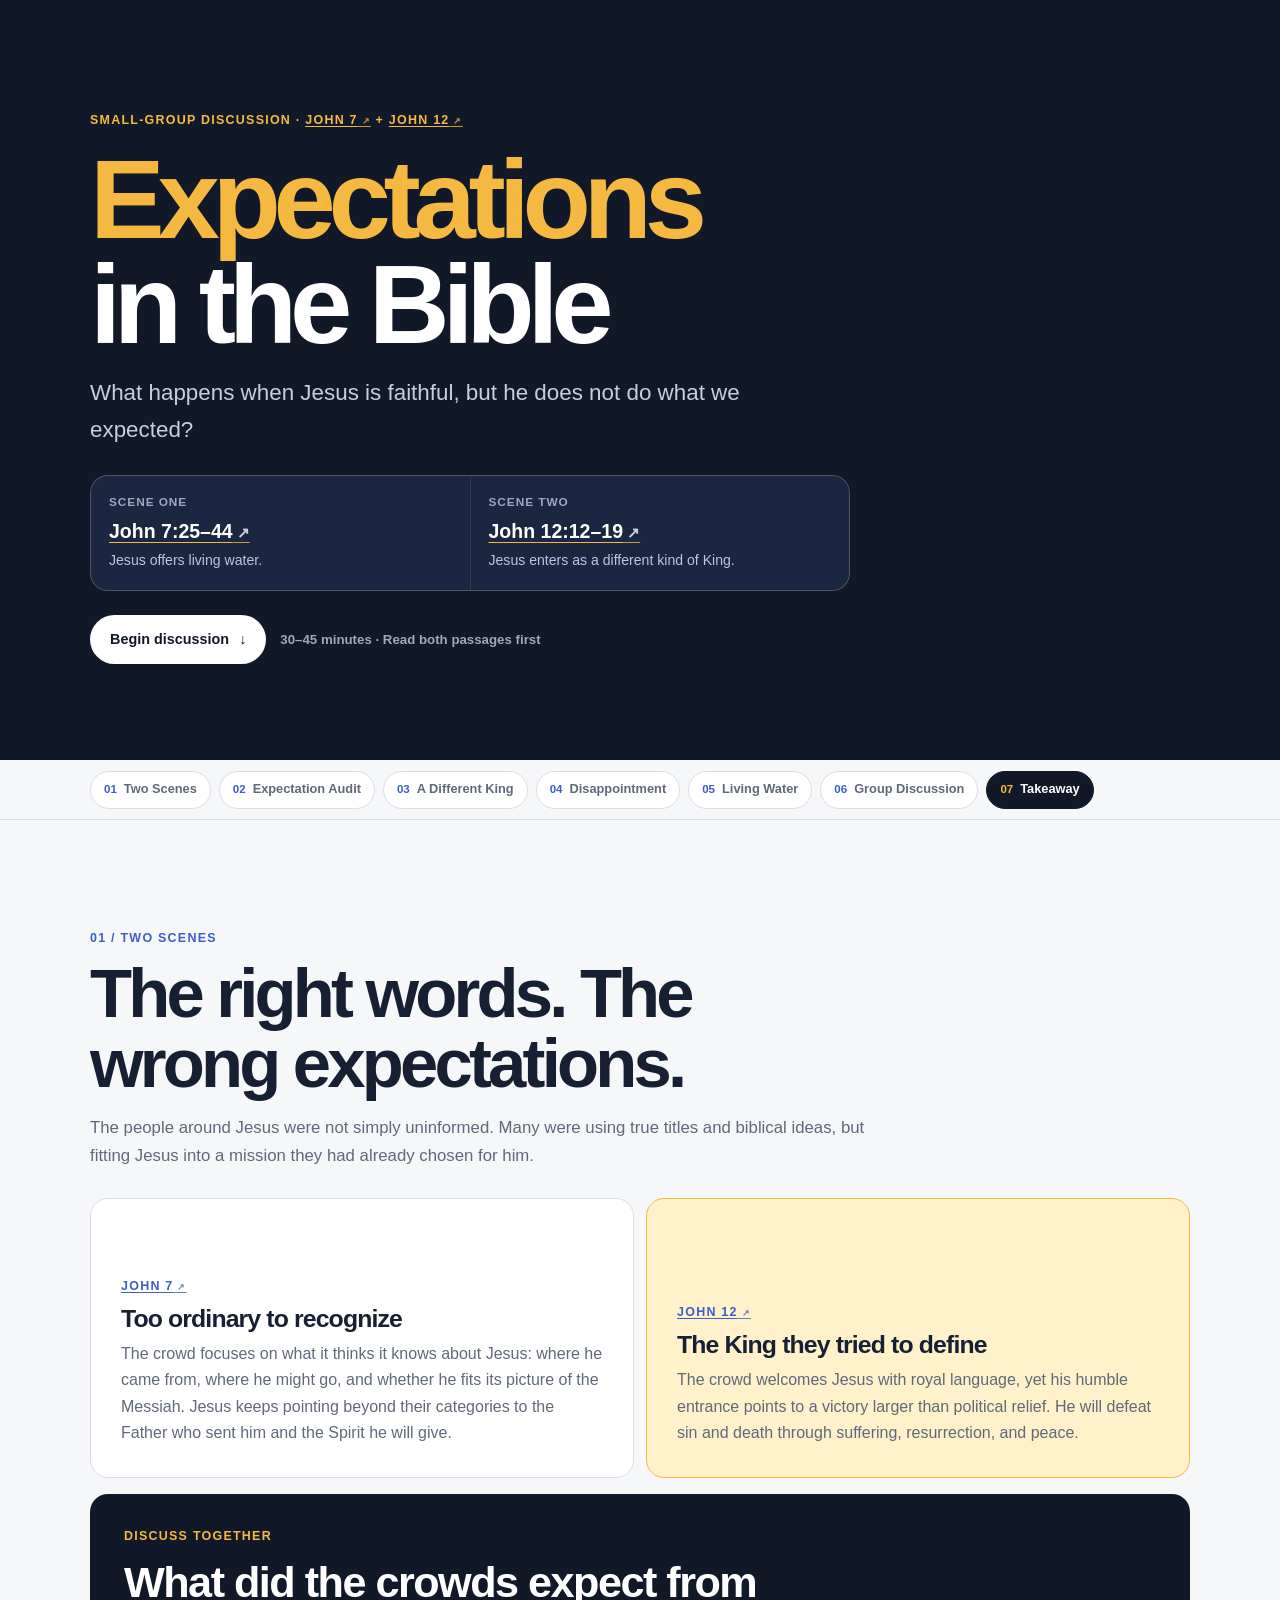
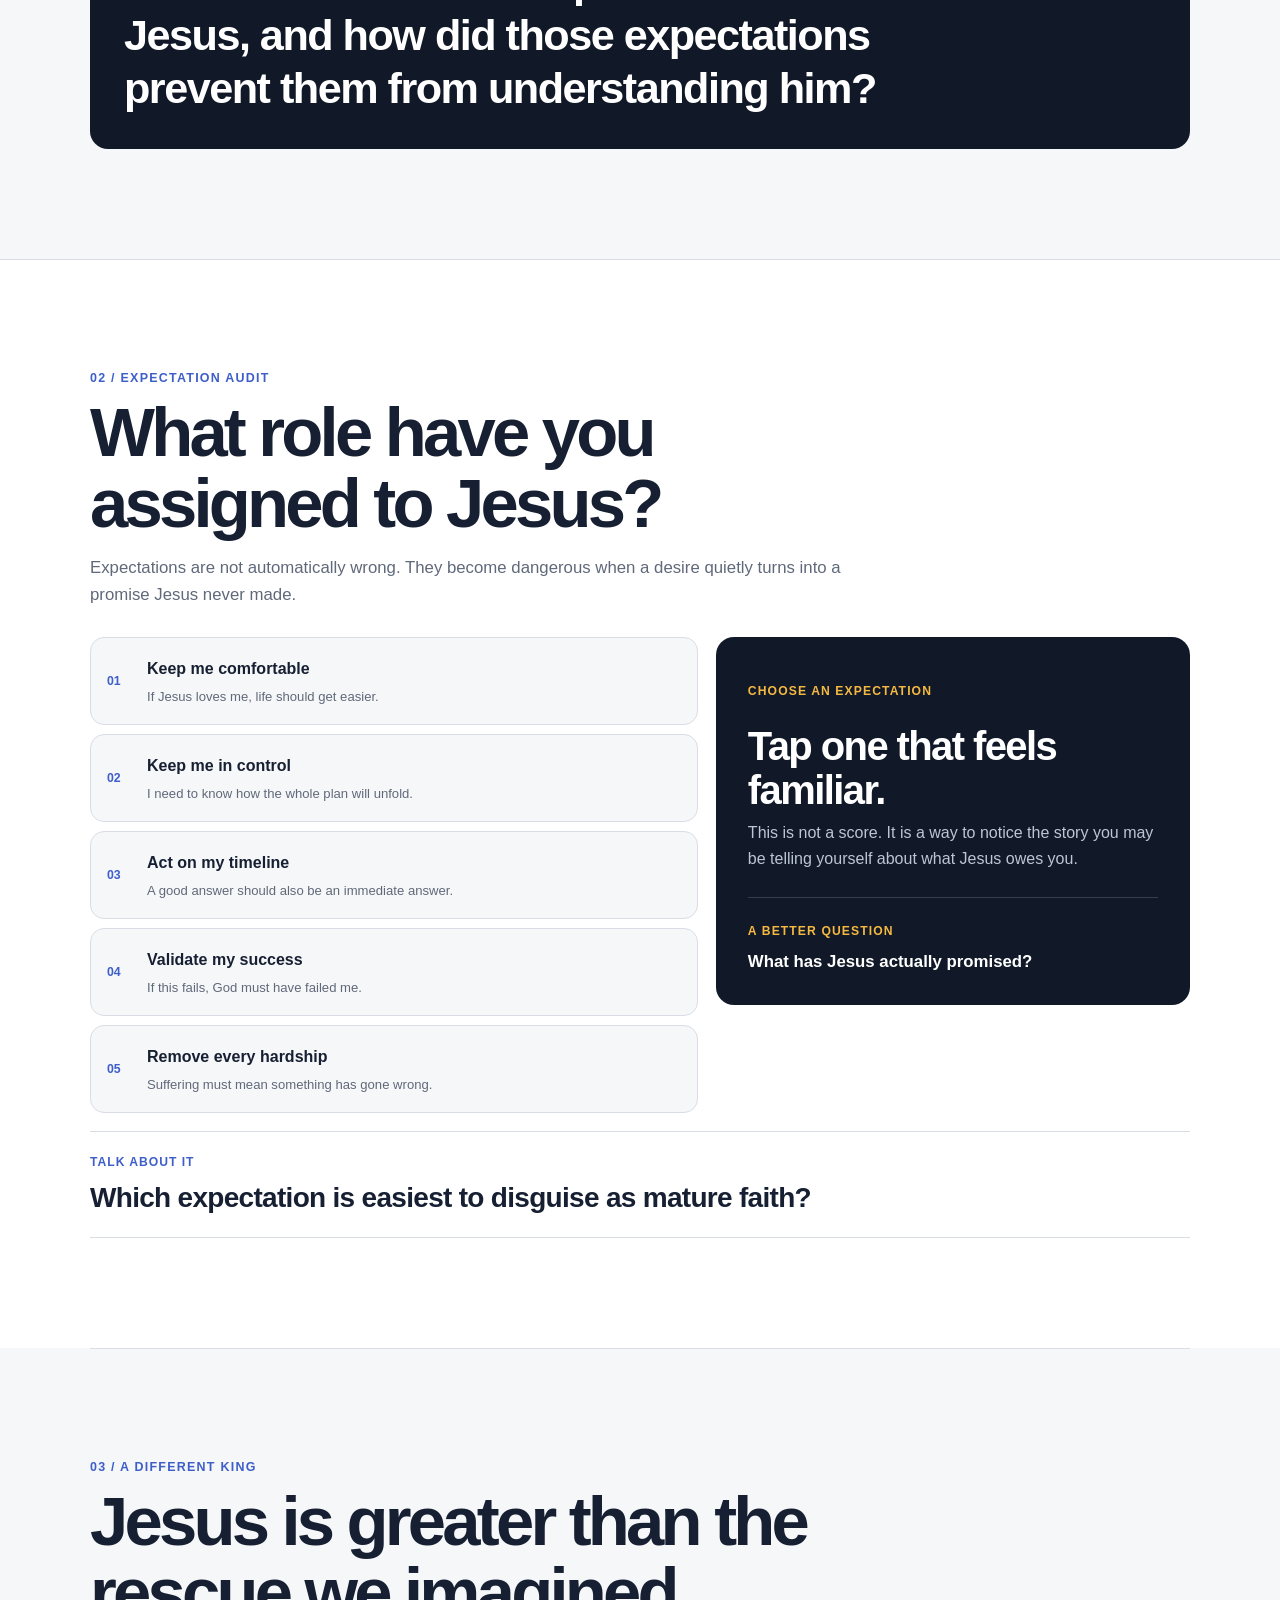
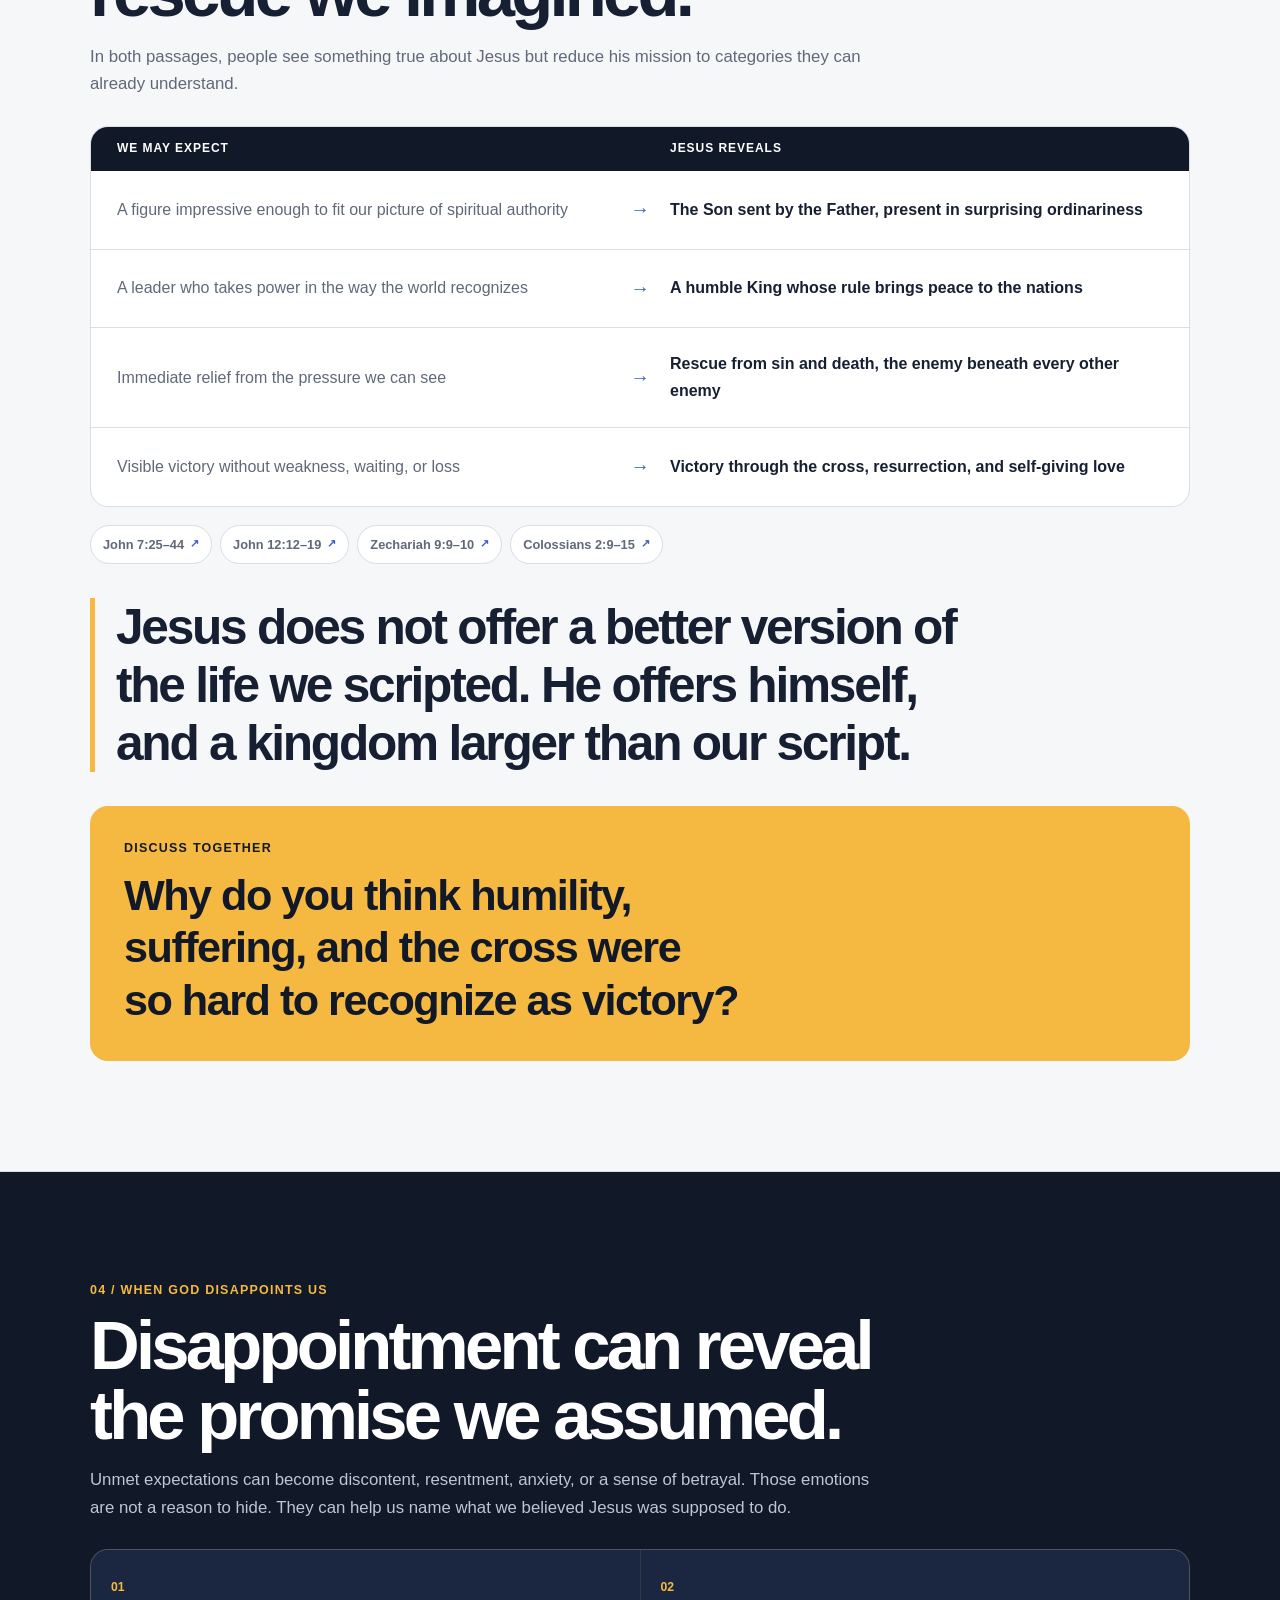
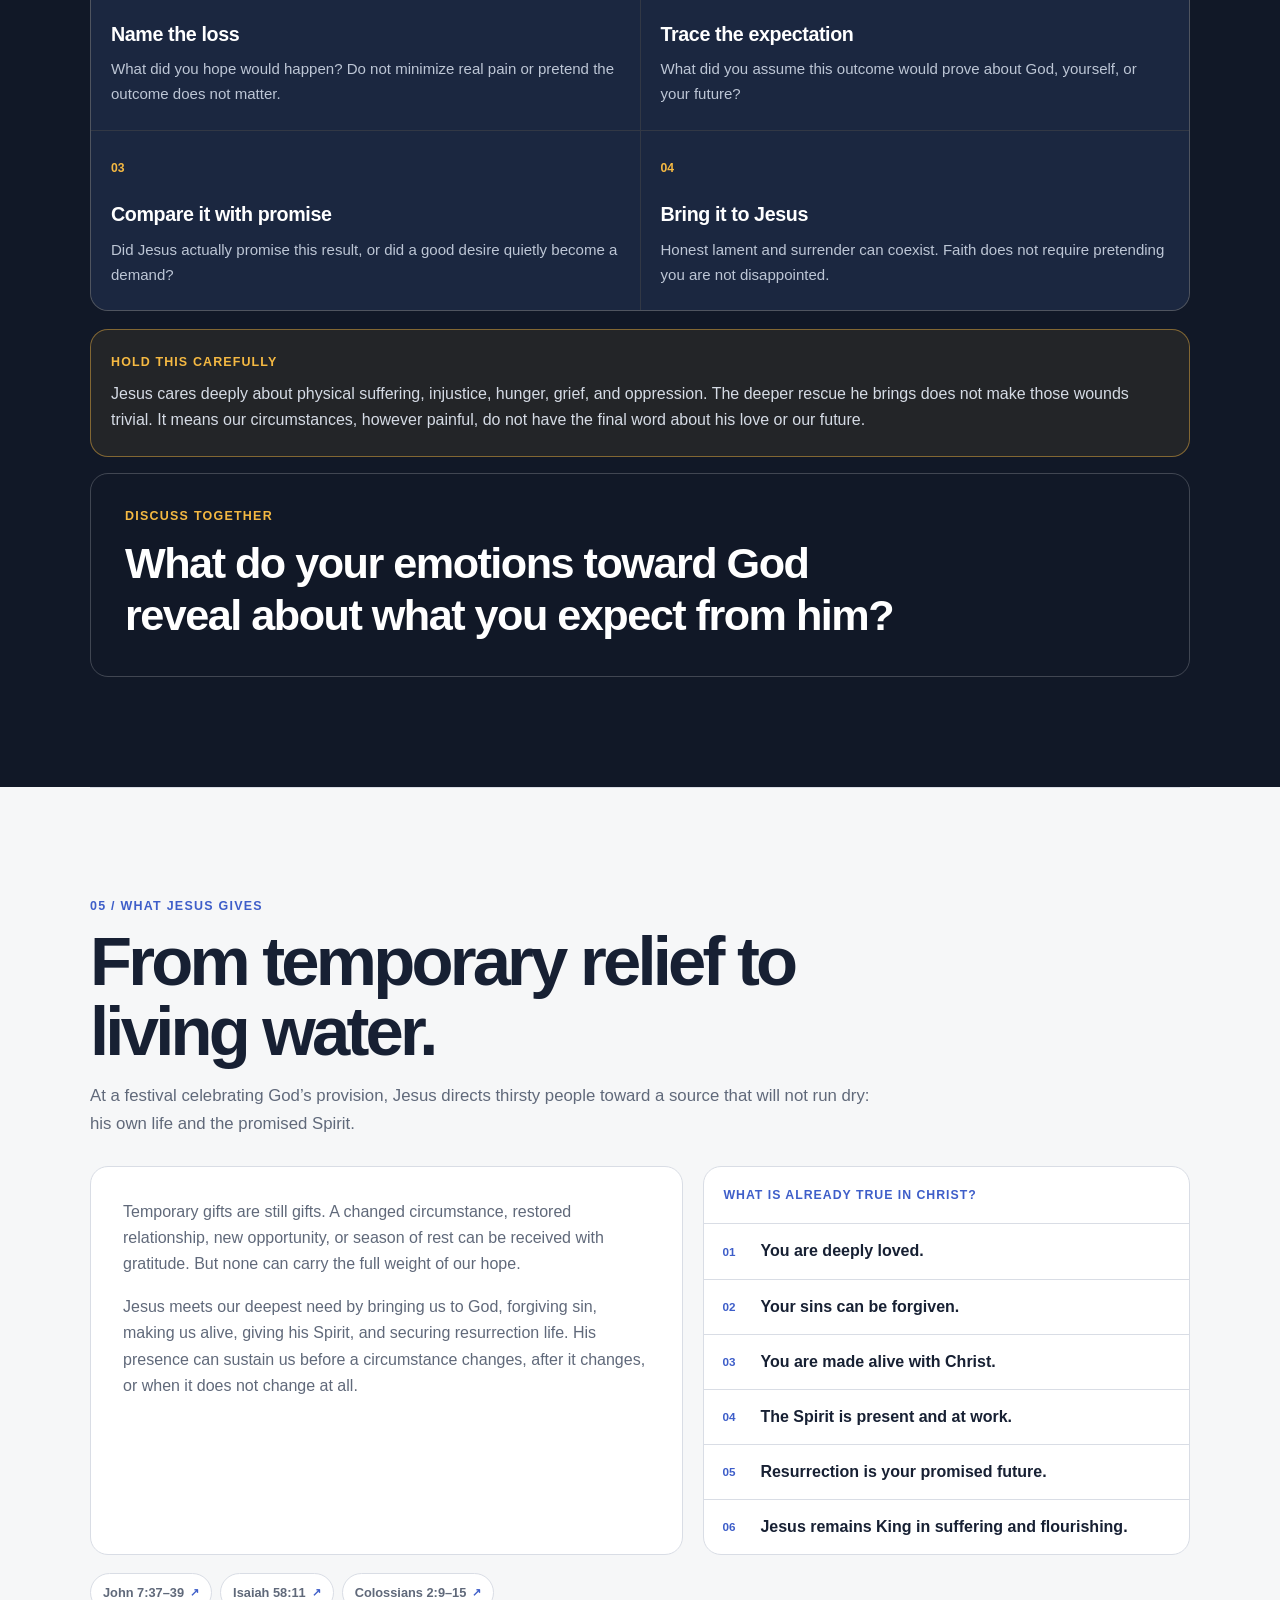
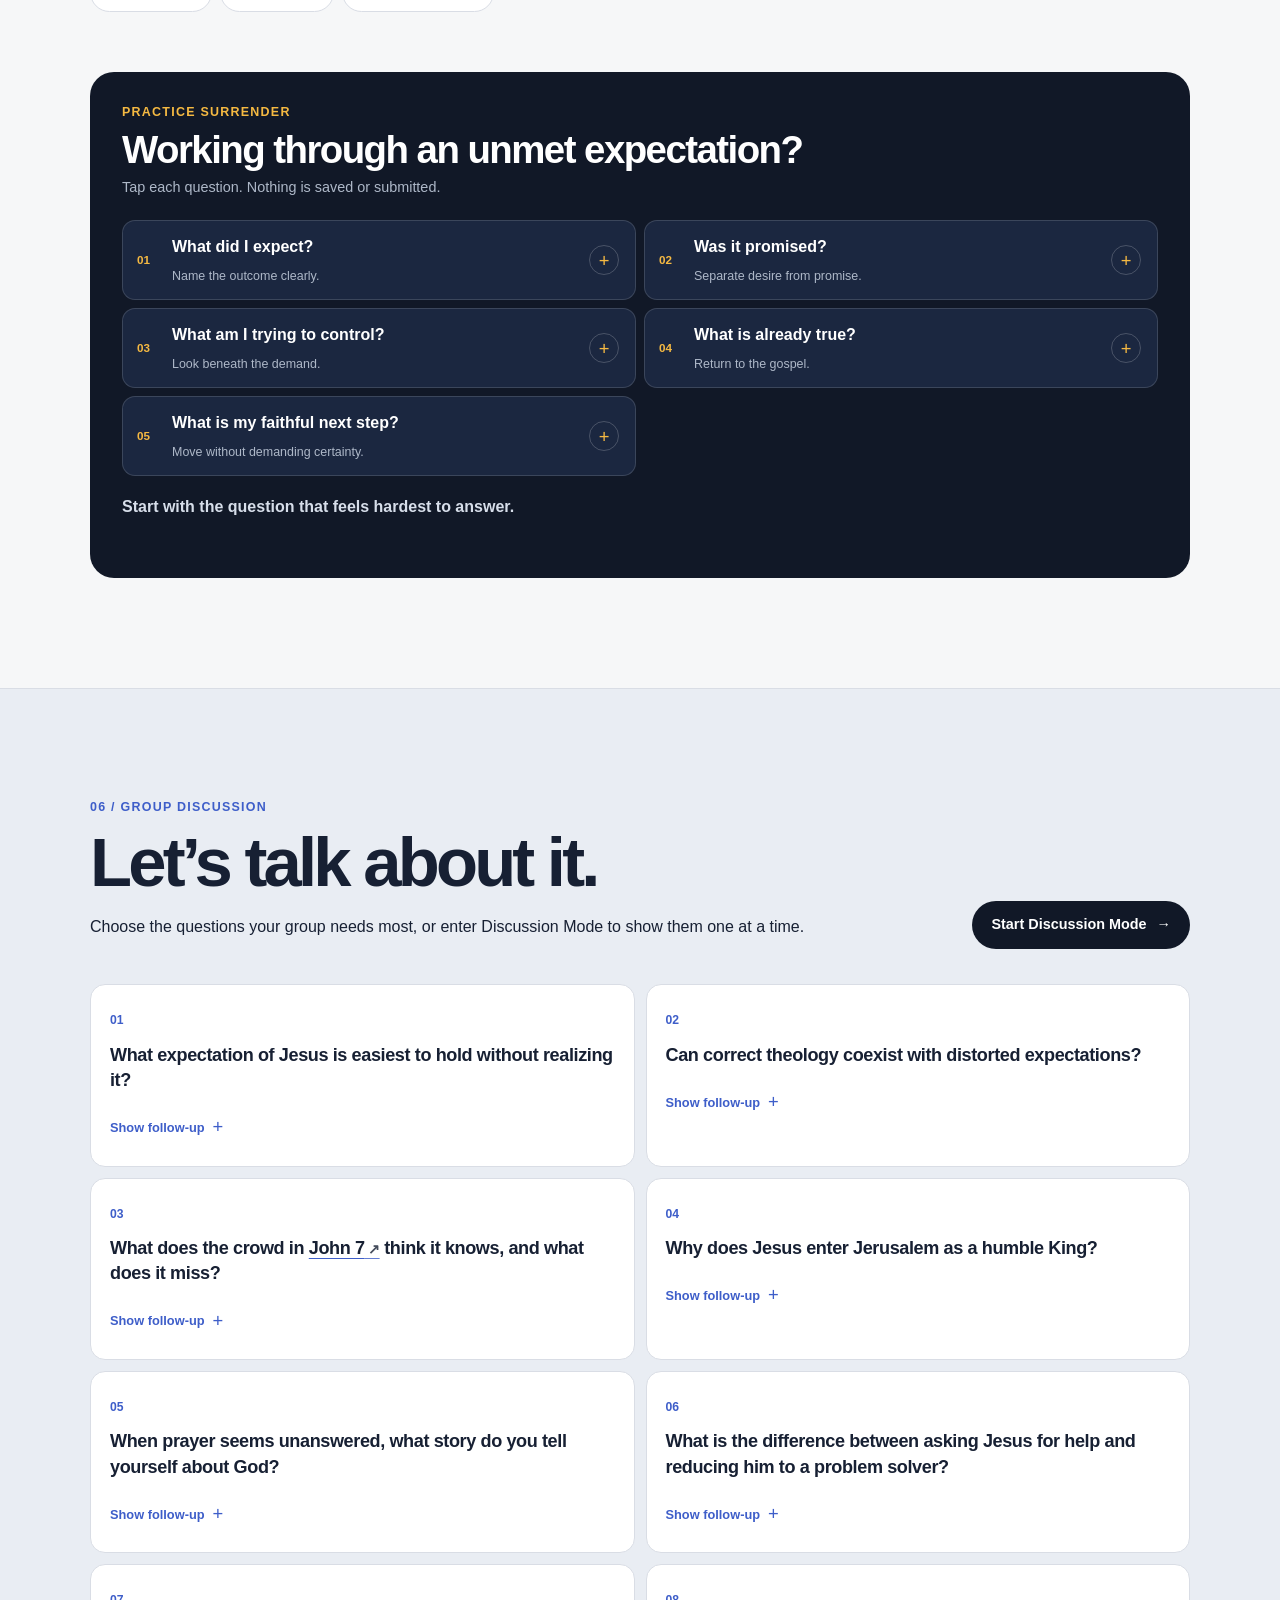
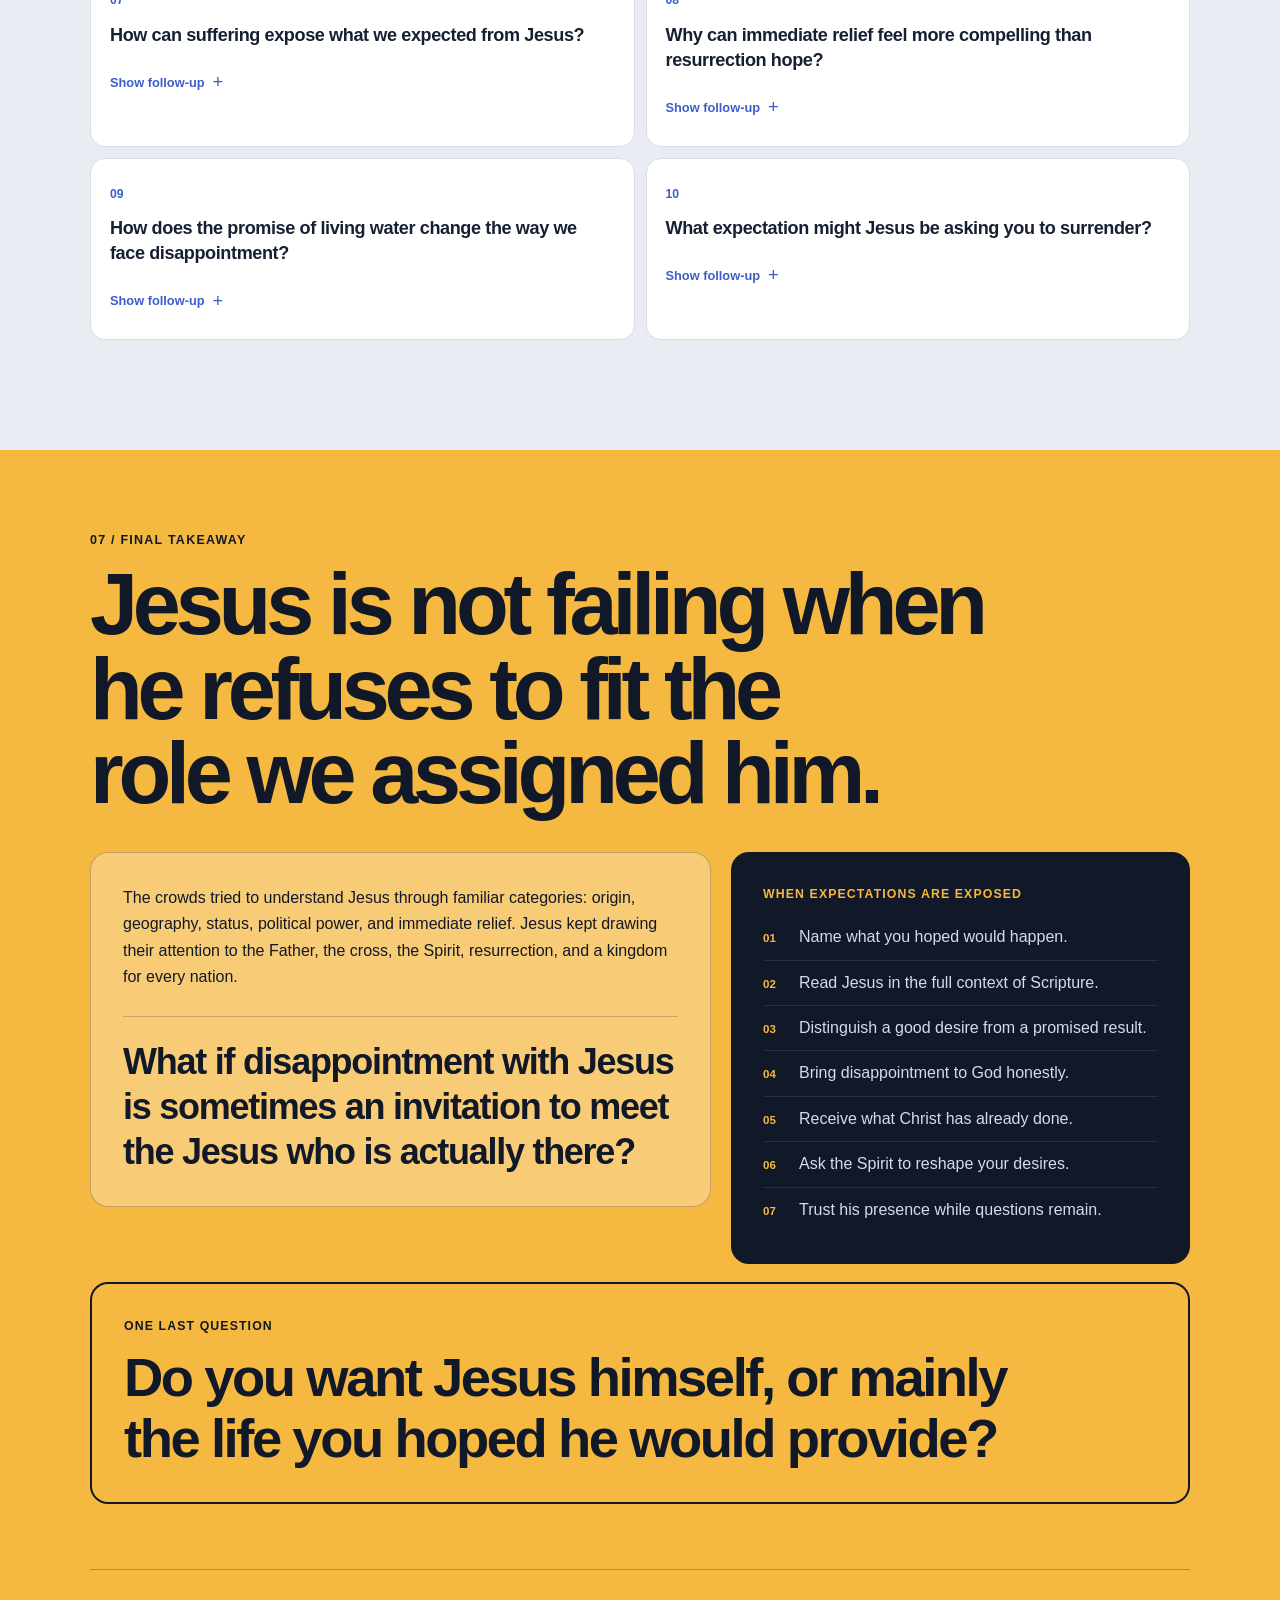
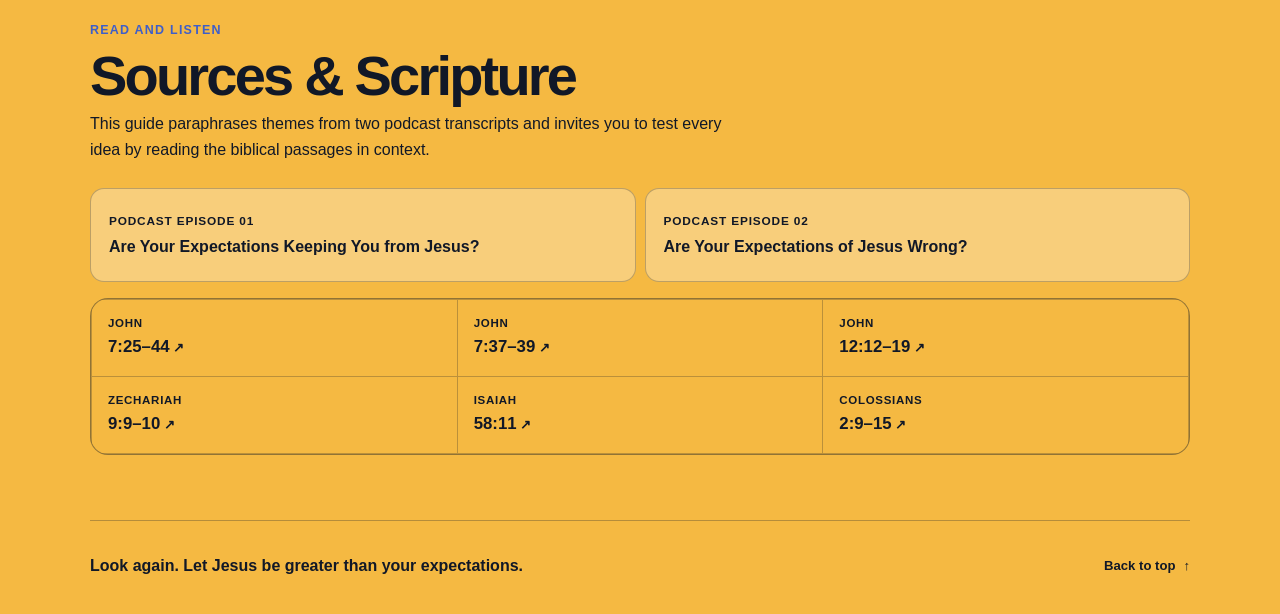
<file: index.html>
<!doctype html>
<html lang="en">
  <head>
    <meta charset="utf-8">
    <meta name="viewport" content="width=device-width, initial-scale=1">
    <meta name="theme-color" content="#111827">
    <meta name="description" content="A mobile-first small-group discussion about the expectations we place on Jesus, based on John 7 and John 12.">
    <meta property="og:type" content="website">
    <meta property="og:title" content="Expectations in the Bible">
    <meta property="og:description" content="A 30–45 minute discussion companion based on John 7 and John 12.">
    <title>Expectations in the Bible</title>
    <link rel="icon" type="image/svg+xml" href="data:image/svg+xml,%3Csvg xmlns='http://www.w3.org/2000/svg' viewBox='0 0 64 64'%3E%3Crect width='64' height='64' rx='16' fill='%23111827'/%3E%3Cpath d='M17 21h30M17 32h20M17 43h12' stroke='%23f5b942' stroke-width='6' stroke-linecap='round'/%3E%3C/svg%3E">
    <link rel="stylesheet" href="styles.css">
    <script src="script.js" defer></script>
    <noscript><style>.question-card > p[hidden], .surrender-item > p[hidden] { display: block; } .question-card button, .surrender-list button i, .surrender-response, [data-open-discussion] { display: none; }</style></noscript>
  </head>
  <body>
    <a class="skip-link" href="#two-scenes">Skip to the discussion</a>

    <header class="hero" id="top">
      <div class="hero__inner shell">
        <p class="eyebrow">Small-group discussion · <a class="verse-link" href="https://www.bible.com/bible/59/JHN.7.ESV" target="_blank" rel="noopener noreferrer">John 7</a> + <a class="verse-link" href="https://www.bible.com/bible/59/JHN.12.ESV" target="_blank" rel="noopener noreferrer">John 12</a></p>
        <h1><span>Expectations</span> in the Bible</h1>
        <p class="hero__prompt">What happens when Jesus is faithful, but he does not do what we expected?</p>

        <div class="passage-pair" role="group" aria-label="Primary passages">
          <article>
            <span>Scene one</span>
            <strong><a class="verse-link" href="https://www.bible.com/bible/59/JHN.7.25-44.ESV" target="_blank" rel="noopener noreferrer">John 7:25–44</a></strong>
            <p>Jesus offers living water.</p>
          </article>
          <article>
            <span>Scene two</span>
            <strong><a class="verse-link" href="https://www.bible.com/bible/59/JHN.12.12-19.ESV" target="_blank" rel="noopener noreferrer">John 12:12–19</a></strong>
            <p>Jesus enters as a different kind of King.</p>
          </article>
        </div>

        <div class="hero__actions">
          <a class="button button--light" href="#two-scenes">Begin discussion <span aria-hidden="true">↓</span></a>
          <p>30–45 minutes · Read both passages first</p>
        </div>
      </div>
    </header>

    <nav class="section-nav" aria-label="Discussion sections">
      <div class="reading-progress" aria-hidden="true"><span></span></div>
      <div class="section-nav__scroll shell">
        <a href="#two-scenes" data-nav="two-scenes"><span>01</span> Two Scenes</a>
        <a href="#expectation-audit" data-nav="expectation-audit"><span>02</span> Expectation Audit</a>
        <a href="#different-king" data-nav="different-king"><span>03</span> A Different King</a>
        <a href="#disappointment" data-nav="disappointment"><span>04</span> Disappointment</a>
        <a href="#living-water" data-nav="living-water"><span>05</span> Living Water</a>
        <a href="#group-discussion" data-nav="group-discussion"><span>06</span> Group Discussion</a>
        <a href="#takeaway" data-nav="takeaway"><span>07</span> Takeaway</a>
      </div>
    </nav>

    <main>
      <section class="content-section shell" id="two-scenes" data-section>
        <header class="section-heading">
          <p class="section-number">01 / Two scenes</p>
          <h2>The right words. The wrong expectations.</h2>
          <p>The people around Jesus were not simply uninformed. Many were using true titles and biblical ideas, but fitting Jesus into a mission they had already chosen for him.</p>
        </header>

        <div class="scene-grid">
          <article class="scene-card">
            <p class="scene-card__label"><a class="verse-link" href="https://www.bible.com/bible/59/JHN.7.25-44.ESV" target="_blank" rel="noopener noreferrer">John 7</a></p>
            <h3>Too ordinary to recognize</h3>
            <p>The crowd focuses on what it thinks it knows about Jesus: where he came from, where he might go, and whether he fits its picture of the Messiah. Jesus keeps pointing beyond their categories to the Father who sent him and the Spirit he will give.</p>
          </article>
          <article class="scene-card scene-card--accent">
            <p class="scene-card__label"><a class="verse-link" href="https://www.bible.com/bible/59/JHN.12.12-19.ESV" target="_blank" rel="noopener noreferrer">John 12</a></p>
            <h3>The King they tried to define</h3>
            <p>The crowd welcomes Jesus with royal language, yet his humble entrance points to a victory larger than political relief. He will defeat sin and death through suffering, resurrection, and peace.</p>
          </article>
        </div>

        <div class="big-question">
          <p>Discuss together</p>
          <h3>What did the crowds expect from Jesus, and how did those expectations prevent them from understanding him?</h3>
        </div>
      </section>

      <section class="content-section audit-section" id="expectation-audit" data-section>
        <div class="shell">
          <header class="section-heading">
            <p class="section-number">02 / Expectation audit</p>
            <h2>What role have you assigned to Jesus?</h2>
            <p>Expectations are not automatically wrong. They become dangerous when a desire quietly turns into a promise Jesus never made.</p>
          </header>

          <div class="audit-layout">
            <div class="audit-options" role="group" aria-label="Common expectations">
              <button class="audit-option" type="button" data-audit="comfort" aria-pressed="false">
                <span>01</span>
                <strong>Keep me comfortable</strong>
                <small>If Jesus loves me, life should get easier.</small>
              </button>
              <button class="audit-option" type="button" data-audit="control" aria-pressed="false">
                <span>02</span>
                <strong>Keep me in control</strong>
                <small>I need to know how the whole plan will unfold.</small>
              </button>
              <button class="audit-option" type="button" data-audit="timeline" aria-pressed="false">
                <span>03</span>
                <strong>Act on my timeline</strong>
                <small>A good answer should also be an immediate answer.</small>
              </button>
              <button class="audit-option" type="button" data-audit="success" aria-pressed="false">
                <span>04</span>
                <strong>Validate my success</strong>
                <small>If this fails, God must have failed me.</small>
              </button>
              <button class="audit-option" type="button" data-audit="relief" aria-pressed="false">
                <span>05</span>
                <strong>Remove every hardship</strong>
                <small>Suffering must mean something has gone wrong.</small>
              </button>
            </div>

            <div class="audit-response" aria-live="polite">
              <p class="audit-response__label">Choose an expectation</p>
              <h3 id="audit-title">Tap one that feels familiar.</h3>
              <p id="audit-copy">This is not a score. It is a way to notice the story you may be telling yourself about what Jesus owes you.</p>
              <div class="audit-prompt">
                <span>A better question</span>
                <p id="audit-question">What has Jesus actually promised?</p>
              </div>
            </div>
          </div>

          <div class="discussion-prompt">
            <span>Talk about it</span>
            <p>Which expectation is easiest to disguise as mature faith?</p>
          </div>
        </div>
      </section>

      <section class="content-section shell" id="different-king" data-section>
        <header class="section-heading">
          <p class="section-number">03 / A different King</p>
          <h2>Jesus is greater than the rescue we imagined.</h2>
          <p>In both passages, people see something true about Jesus but reduce his mission to categories they can already understand.</p>
        </header>

        <div class="expectation-contrast" role="group" aria-label="Human expectations compared with what Jesus reveals">
          <div class="contrast-heading">
            <p>We may expect</p>
            <p>Jesus reveals</p>
          </div>
          <article>
            <p>A figure impressive enough to fit our picture of spiritual authority</p>
            <span aria-hidden="true">→</span>
            <p>The Son sent by the Father, present in surprising ordinariness</p>
          </article>
          <article>
            <p>A leader who takes power in the way the world recognizes</p>
            <span aria-hidden="true">→</span>
            <p>A humble King whose rule brings peace to the nations</p>
          </article>
          <article>
            <p>Immediate relief from the pressure we can see</p>
            <span aria-hidden="true">→</span>
            <p>Rescue from sin and death, the enemy beneath every other enemy</p>
          </article>
          <article>
            <p>Visible victory without weakness, waiting, or loss</p>
            <span aria-hidden="true">→</span>
            <p>Victory through the cross, resurrection, and self-giving love</p>
          </article>
        </div>

        <div class="reference-strip" role="group" aria-label="Scripture references">
          <a href="https://www.bible.com/bible/59/JHN.7.25-44.ESV" target="_blank" rel="noopener noreferrer">John 7:25–44</a>
          <a href="https://www.bible.com/bible/59/JHN.12.12-19.ESV" target="_blank" rel="noopener noreferrer">John 12:12–19</a>
          <a href="https://www.bible.com/bible/59/ZEC.9.9-10.ESV" target="_blank" rel="noopener noreferrer">Zechariah 9:9–10</a>
          <a href="https://www.bible.com/bible/59/COL.2.9-15.ESV" target="_blank" rel="noopener noreferrer">Colossians 2:9–15</a>
        </div>

        <blockquote class="statement-card">
          <p>Jesus does not offer a better version of the life we scripted. He offers himself, and a kingdom larger than our script.</p>
        </blockquote>

        <div class="big-question big-question--yellow">
          <p>Discuss together</p>
          <h3>Why do you think humility, suffering, and the cross were so hard to recognize as victory?</h3>
        </div>
      </section>

      <section class="content-section disappointment-section" id="disappointment" data-section>
        <div class="shell">
          <header class="section-heading section-heading--light">
            <p class="section-number">04 / When God disappoints us</p>
            <h2>Disappointment can reveal the promise we assumed.</h2>
            <p>Unmet expectations can become discontent, resentment, anxiety, or a sense of betrayal. Those emotions are not a reason to hide. They can help us name what we believed Jesus was supposed to do.</p>
          </header>

          <div class="diagnostic-grid">
            <article>
              <span>01</span>
              <h3>Name the loss</h3>
              <p>What did you hope would happen? Do not minimize real pain or pretend the outcome does not matter.</p>
            </article>
            <article>
              <span>02</span>
              <h3>Trace the expectation</h3>
              <p>What did you assume this outcome would prove about God, yourself, or your future?</p>
            </article>
            <article>
              <span>03</span>
              <h3>Compare it with promise</h3>
              <p>Did Jesus actually promise this result, or did a good desire quietly become a demand?</p>
            </article>
            <article>
              <span>04</span>
              <h3>Bring it to Jesus</h3>
              <p>Honest lament and surrender can coexist. Faith does not require pretending you are not disappointed.</p>
            </article>
          </div>

          <div class="nuance-card">
            <p class="nuance-card__title">Hold this carefully</p>
            <p>Jesus cares deeply about physical suffering, injustice, hunger, grief, and oppression. The deeper rescue he brings does not make those wounds trivial. It means our circumstances, however painful, do not have the final word about his love or our future.</p>
          </div>

          <div class="big-question big-question--outline">
            <p>Discuss together</p>
            <h3>What do your emotions toward God reveal about what you expect from him?</h3>
          </div>
        </div>
      </section>

      <section class="content-section shell" id="living-water" data-section>
        <header class="section-heading">
          <p class="section-number">05 / What Jesus gives</p>
          <h2>From temporary relief to living water.</h2>
          <p>At a festival celebrating God’s provision, Jesus directs thirsty people toward a source that will not run dry: his own life and the promised Spirit.</p>
        </header>

        <div class="living-water-grid">
          <div class="living-water-copy">
            <p>Temporary gifts are still gifts. A changed circumstance, restored relationship, new opportunity, or season of rest can be received with gratitude. But none can carry the full weight of our hope.</p>
            <p>Jesus meets our deepest need by bringing us to God, forgiving sin, making us alive, giving his Spirit, and securing resurrection life. His presence can sustain us before a circumstance changes, after it changes, or when it does not change at all.</p>
          </div>

          <div class="promise-stack" role="group" aria-label="Promises to remember">
            <p class="promise-stack__label">What is already true in Christ?</p>
            <div><span>01</span><p>You are deeply loved.</p></div>
            <div><span>02</span><p>Your sins can be forgiven.</p></div>
            <div><span>03</span><p>You are made alive with Christ.</p></div>
            <div><span>04</span><p>The Spirit is present and at work.</p></div>
            <div><span>05</span><p>Resurrection is your promised future.</p></div>
            <div><span>06</span><p>Jesus remains King in suffering and flourishing.</p></div>
          </div>
        </div>

        <div class="reference-strip" role="group" aria-label="Scripture references">
          <a href="https://www.bible.com/bible/59/JHN.7.37-39.ESV" target="_blank" rel="noopener noreferrer">John 7:37–39</a>
          <a href="https://www.bible.com/bible/59/ISA.58.11.ESV" target="_blank" rel="noopener noreferrer">Isaiah 58:11</a>
          <a href="https://www.bible.com/bible/59/COL.2.9-15.ESV" target="_blank" rel="noopener noreferrer">Colossians 2:9–15</a>
        </div>

        <div class="surrender-tool" id="surrender-tool">
          <header>
            <p class="section-number">Practice surrender</p>
            <h3>Working through an unmet expectation?</h3>
            <p>Tap each question. Nothing is saved or submitted.</p>
          </header>
          <div class="surrender-list">
            <div class="surrender-item">
              <button type="button" aria-expanded="false">
              <span>01</span><strong>What did I expect?</strong><small>Name the outcome clearly.</small><i aria-hidden="true">+</i>
            </button>
              <p hidden>What outcome did I expect, and what did it represent to me?</p>
            </div>
            <div class="surrender-item">
              <button type="button" aria-expanded="false">
              <span>02</span><strong>Was it promised?</strong><small>Separate desire from promise.</small><i aria-hidden="true">+</i>
            </button>
              <p hidden>Can I find this exact outcome in Jesus’ promises, or did I infer it from what I hoped faith would produce?</p>
            </div>
            <div class="surrender-item">
              <button type="button" aria-expanded="false">
              <span>03</span><strong>What am I trying to control?</strong><small>Look beneath the demand.</small><i aria-hidden="true">+</i>
            </button>
              <p hidden>What uncertainty, vulnerability, or pain am I trying to avoid controlling?</p>
            </div>
            <div class="surrender-item">
              <button type="button" aria-expanded="false">
              <span>04</span><strong>What is already true?</strong><small>Return to the gospel.</small><i aria-hidden="true">+</i>
            </button>
              <p hidden>What is already true because of Jesus, even if this situation remains unresolved?</p>
            </div>
            <div class="surrender-item">
              <button type="button" aria-expanded="false">
              <span>05</span><strong>What is my faithful next step?</strong><small>Move without demanding certainty.</small><i aria-hidden="true">+</i>
            </button>
              <p hidden>What would trust, obedience, honesty, or love look like in the next small step?</p>
            </div>
          </div>
          <p class="surrender-response" aria-live="polite">Start with the question that feels hardest to answer.</p>
        </div>
      </section>

      <section class="content-section group-section" id="group-discussion" data-section>
        <div class="shell">
          <header class="section-heading section-heading--action">
            <div>
              <p class="section-number">06 / Group discussion</p>
              <h2>Let’s talk about it.</h2>
              <p>Choose the questions your group needs most, or enter Discussion Mode to show them one at a time.</p>
            </div>
            <button class="button button--navy" type="button" data-open-discussion>Start Discussion Mode <span aria-hidden="true">→</span></button>
          </header>

          <div class="question-list">
            <article class="question-card" data-question>
              <span>01</span>
              <h3>What expectation of Jesus is easiest to hold without realizing it?</h3>
              <button type="button" aria-expanded="false">Show follow-up <i aria-hidden="true">+</i></button>
              <p hidden>How might that expectation shape the way you interpret prayer, success, or suffering?</p>
            </article>
            <article class="question-card" data-question>
              <span>02</span>
              <h3>Can correct theology coexist with distorted expectations?</h3>
              <button type="button" aria-expanded="false">Show follow-up <i aria-hidden="true">+</i></button>
              <p hidden>What is the difference between knowing a true statement about Jesus and actually allowing that truth to redefine your hopes?</p>
            </article>
            <article class="question-card" data-question>
              <span>03</span>
              <h3>What does the crowd in <a class="verse-link" href="https://www.bible.com/bible/59/JHN.7.25-44.ESV" target="_blank" rel="noopener noreferrer">John 7</a> think it knows, and what does it miss?</h3>
              <button type="button" aria-expanded="false">Show follow-up <i aria-hidden="true">+</i></button>
              <p hidden>Where do confidence, familiarity, or incomplete biblical knowledge make us less curious about who Jesus really is?</p>
            </article>
            <article class="question-card" data-question>
              <span>04</span>
              <h3>Why does Jesus enter Jerusalem as a humble King?</h3>
              <button type="button" aria-expanded="false">Show follow-up <i aria-hidden="true">+</i></button>
              <p hidden>How does the donkey challenge ordinary ideas about power, leadership, and victory?</p>
            </article>
            <article class="question-card" data-question>
              <span>05</span>
              <h3>When prayer seems unanswered, what story do you tell yourself about God?</h3>
              <button type="button" aria-expanded="false">Show follow-up <i aria-hidden="true">+</i></button>
              <p hidden>Do you tend to conclude that God is distant, displeased, powerless, or simply late? What feeds that conclusion?</p>
            </article>
            <article class="question-card" data-question>
              <span>06</span>
              <h3>What is the difference between asking Jesus for help and reducing him to a problem solver?</h3>
              <button type="button" aria-expanded="false">Show follow-up <i aria-hidden="true">+</i></button>
              <p hidden>How can we ask boldly for help while remaining open to a form of faithfulness we did not predict?</p>
            </article>
            <article class="question-card" data-question>
              <span>07</span>
              <h3>How can suffering expose what we expected from Jesus?</h3>
              <button type="button" aria-expanded="false">Show follow-up <i aria-hidden="true">+</i></button>
              <p hidden>Which expectations only become visible when something important is delayed, denied, or taken away?</p>
            </article>
            <article class="question-card" data-question>
              <span>08</span>
              <h3>Why can immediate relief feel more compelling than resurrection hope?</h3>
              <button type="button" aria-expanded="false">Show follow-up <i aria-hidden="true">+</i></button>
              <p hidden>What makes a future promise feel less concrete than a present circumstance, and how might the church help?</p>
            </article>
            <article class="question-card" data-question>
              <span>09</span>
              <h3>How does the promise of living water change the way we face disappointment?</h3>
              <button type="button" aria-expanded="false">Show follow-up <i aria-hidden="true">+</i></button>
              <p hidden>What practices help you receive strength from God’s presence instead of waiting for circumstances to supply it?</p>
            </article>
            <article class="question-card" data-question>
              <span>10</span>
              <h3>What expectation might Jesus be asking you to surrender?</h3>
              <button type="button" aria-expanded="false">Show follow-up <i aria-hidden="true">+</i></button>
              <p hidden>What would it look like to release that expectation without pretending the desire itself does not matter?</p>
            </article>
          </div>
        </div>
      </section>

      <section class="takeaway-section" id="takeaway" data-section>
        <div class="shell">
          <header class="takeaway-heading">
            <p class="section-number">07 / Final takeaway</p>
            <h2>Jesus is not failing when he refuses to fit the role we assigned him.</h2>
          </header>

          <div class="takeaway-grid">
            <div class="takeaway-copy">
              <p>The crowds tried to understand Jesus through familiar categories: origin, geography, status, political power, and immediate relief. Jesus kept drawing their attention to the Father, the cross, the Spirit, resurrection, and a kingdom for every nation.</p>
              <blockquote>What if disappointment with Jesus is sometimes an invitation to meet the Jesus who is actually there?</blockquote>
            </div>
            <div class="response-list">
              <p>When expectations are exposed</p>
              <ol>
                <li><span>01</span> Name what you hoped would happen.</li>
                <li><span>02</span> Read Jesus in the full context of Scripture.</li>
                <li><span>03</span> Distinguish a good desire from a promised result.</li>
                <li><span>04</span> Bring disappointment to God honestly.</li>
                <li><span>05</span> Receive what Christ has already done.</li>
                <li><span>06</span> Ask the Spirit to reshape your desires.</li>
                <li><span>07</span> Trust his presence while questions remain.</li>
              </ol>
            </div>
          </div>

          <div class="final-question">
            <p>One last question</p>
            <h3>Do you want Jesus himself, or mainly the life you hoped he would provide?</h3>
          </div>

          <div class="source-section">
            <div>
              <p class="section-number">Read and listen</p>
              <h2>Sources &amp; Scripture</h2>
              <p>This guide paraphrases themes from two podcast transcripts and invites you to test every idea by reading the biblical passages in context.</p>
            </div>
            <div class="source-links">
              <a href="https://open.spotify.com/episode/4uU2cak8Fb0qN85AEAZH0h" target="_blank" rel="noopener noreferrer">
                <span>Podcast episode 01</span>
                <strong>Are Your Expectations Keeping You from Jesus?</strong>
              </a>
              <a href="https://open.spotify.com/episode/0w5wZ7ObjXWcQy190wBcOq" target="_blank" rel="noopener noreferrer">
                <span>Podcast episode 02</span>
                <strong>Are Your Expectations of Jesus Wrong?</strong>
              </a>
            </div>
            <ul class="scripture-list">
              <li><a href="https://www.bible.com/bible/59/JHN.7.25-44.ESV" target="_blank" rel="noopener noreferrer"><span>John</span><strong>7:25–44</strong></a></li>
              <li><a href="https://www.bible.com/bible/59/JHN.7.37-39.ESV" target="_blank" rel="noopener noreferrer"><span>John</span><strong>7:37–39</strong></a></li>
              <li><a href="https://www.bible.com/bible/59/JHN.12.12-19.ESV" target="_blank" rel="noopener noreferrer"><span>John</span><strong>12:12–19</strong></a></li>
              <li><a href="https://www.bible.com/bible/59/ZEC.9.9-10.ESV" target="_blank" rel="noopener noreferrer"><span>Zechariah</span><strong>9:9–10</strong></a></li>
              <li><a href="https://www.bible.com/bible/59/ISA.58.11.ESV" target="_blank" rel="noopener noreferrer"><span>Isaiah</span><strong>58:11</strong></a></li>
              <li><a href="https://www.bible.com/bible/59/COL.2.9-15.ESV" target="_blank" rel="noopener noreferrer"><span>Colossians</span><strong>2:9–15</strong></a></li>
            </ul>
          </div>

          <footer class="site-footer">
            <p>Look again. Let Jesus be greater than your expectations.</p>
            <a href="#top">Back to top <span aria-hidden="true">↑</span></a>
          </footer>
        </div>
      </section>
    </main>

    <dialog class="discussion-dialog" id="discussion-dialog" aria-labelledby="dialog-question">
      <div class="dialog-layout">
        <header>
          <div>
            <p>Discussion Mode</p>
            <span id="dialog-count">Question 1 of 10</span>
          </div>
          <button type="button" data-close-discussion aria-label="Exit Discussion Mode">×</button>
        </header>
        <div class="dialog-progress" aria-hidden="true"><span></span></div>
        <div class="dialog-question">
          <p>Talk about it</p>
          <h2 id="dialog-question" tabindex="-1"></h2>
          <button type="button" class="dialog-followup" aria-expanded="false" aria-controls="dialog-followup">Show a deeper follow-up <i aria-hidden="true">+</i></button>
          <p id="dialog-followup" hidden></p>
        </div>
        <footer>
          <button type="button" class="button button--outline" data-dialog-prev>← Previous</button>
          <button type="button" class="button button--navy" data-dialog-next>Next →</button>
        </footer>
      </div>
    </dialog>

    <noscript><p class="noscript">The full guide is available, but interactive prompts and Discussion Mode require JavaScript.</p></noscript>
  </body>
</html>
</file>
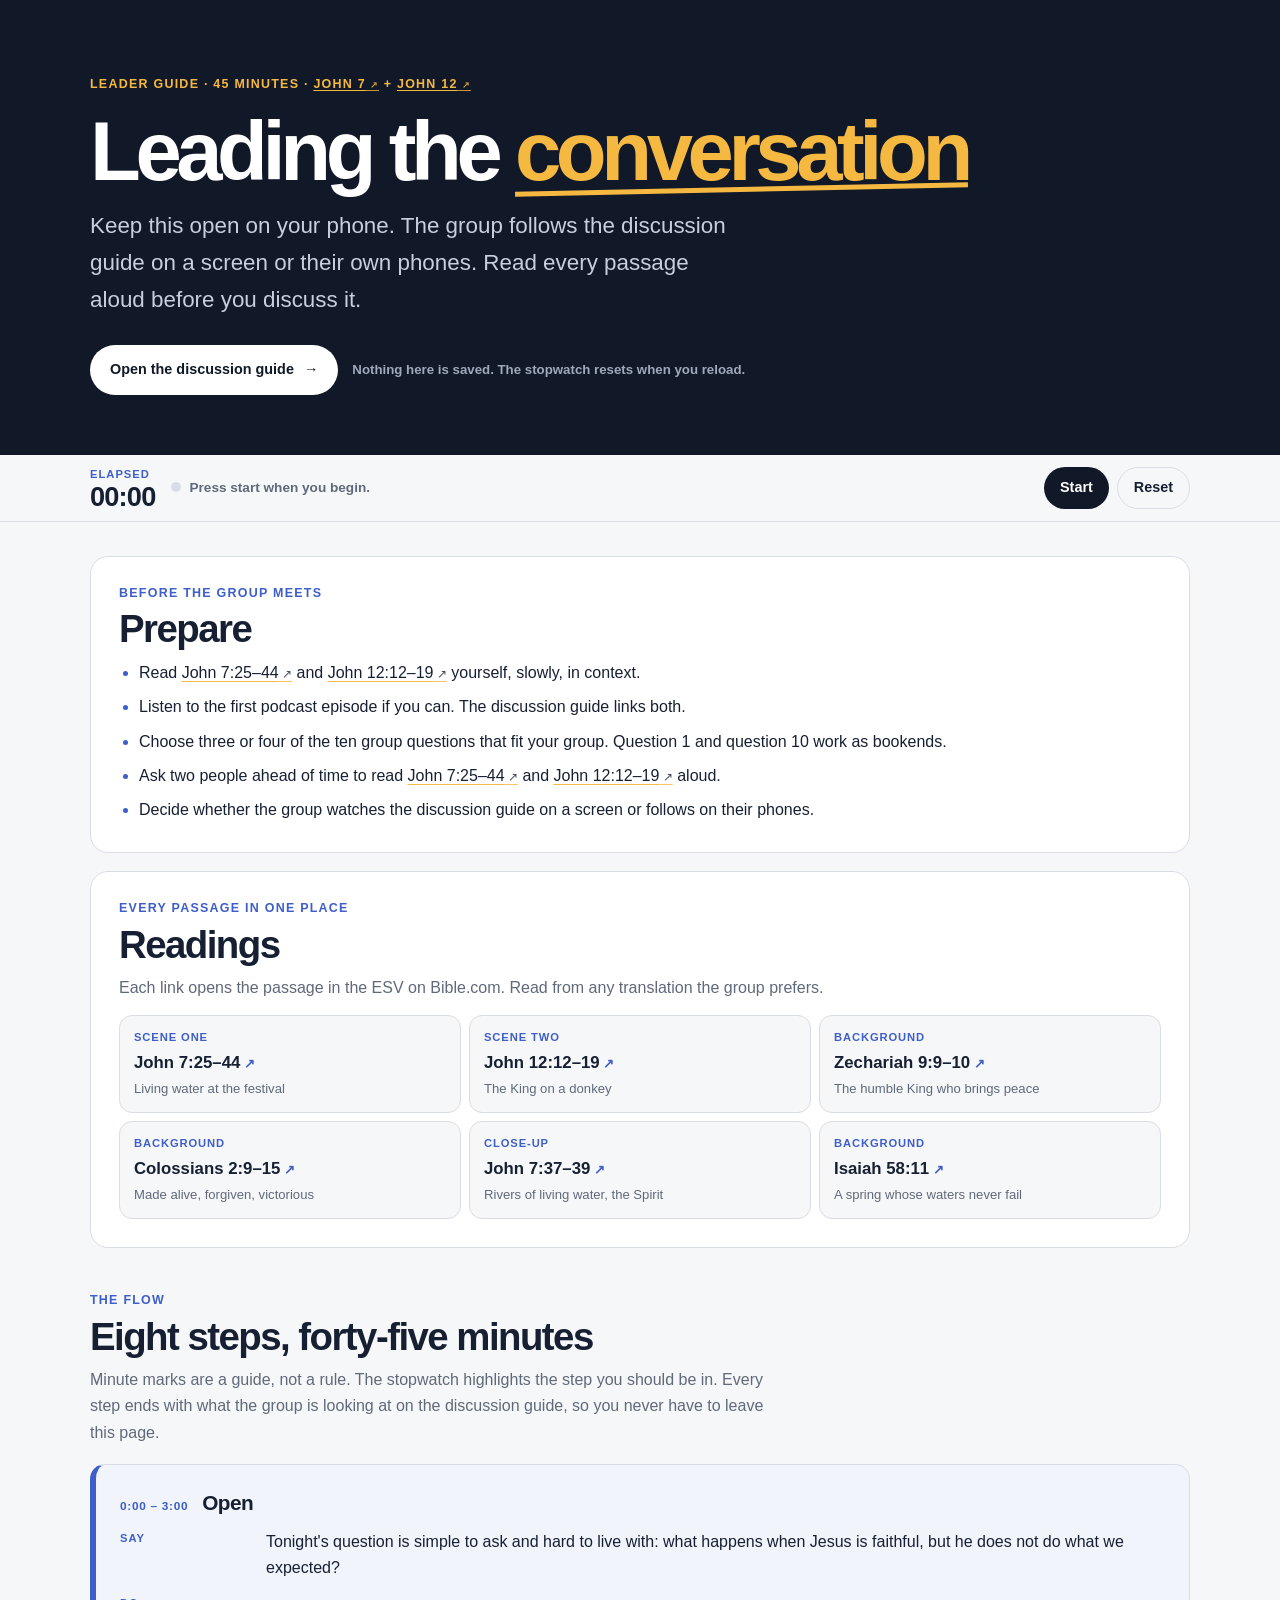
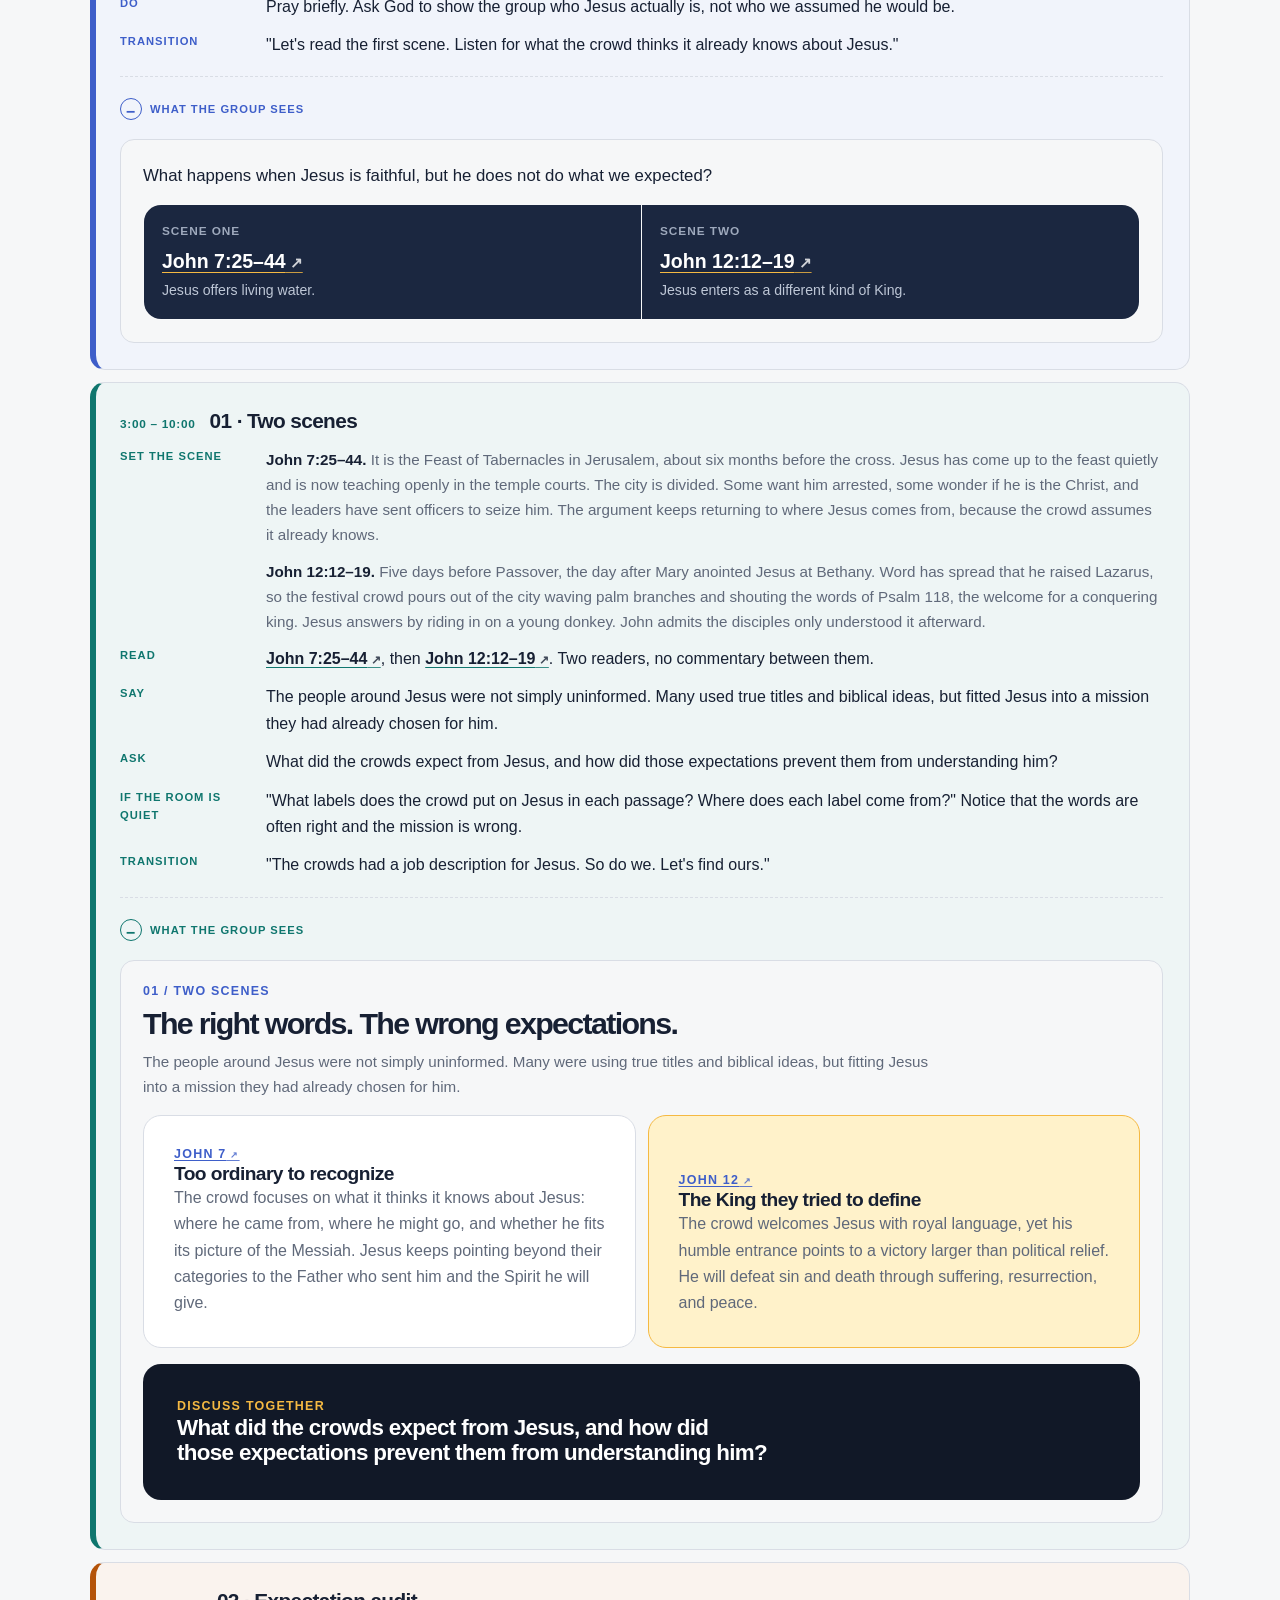
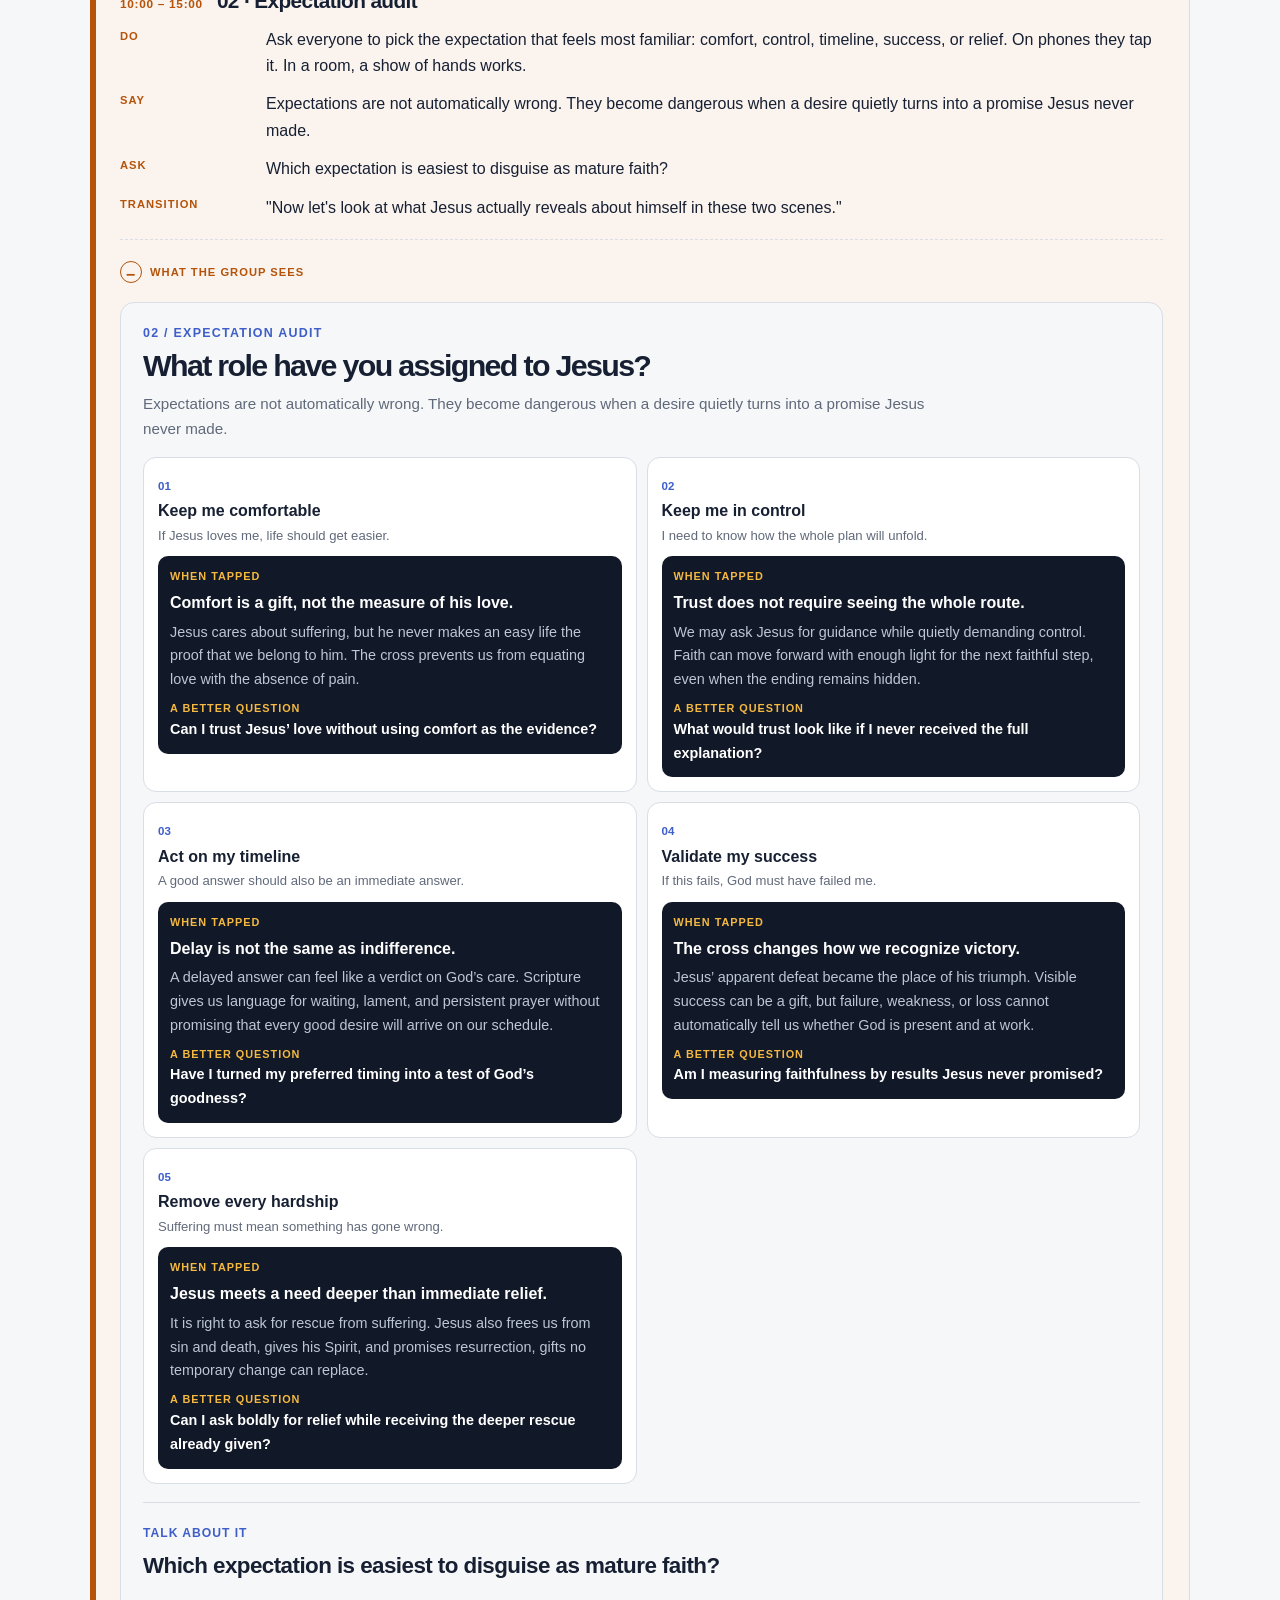
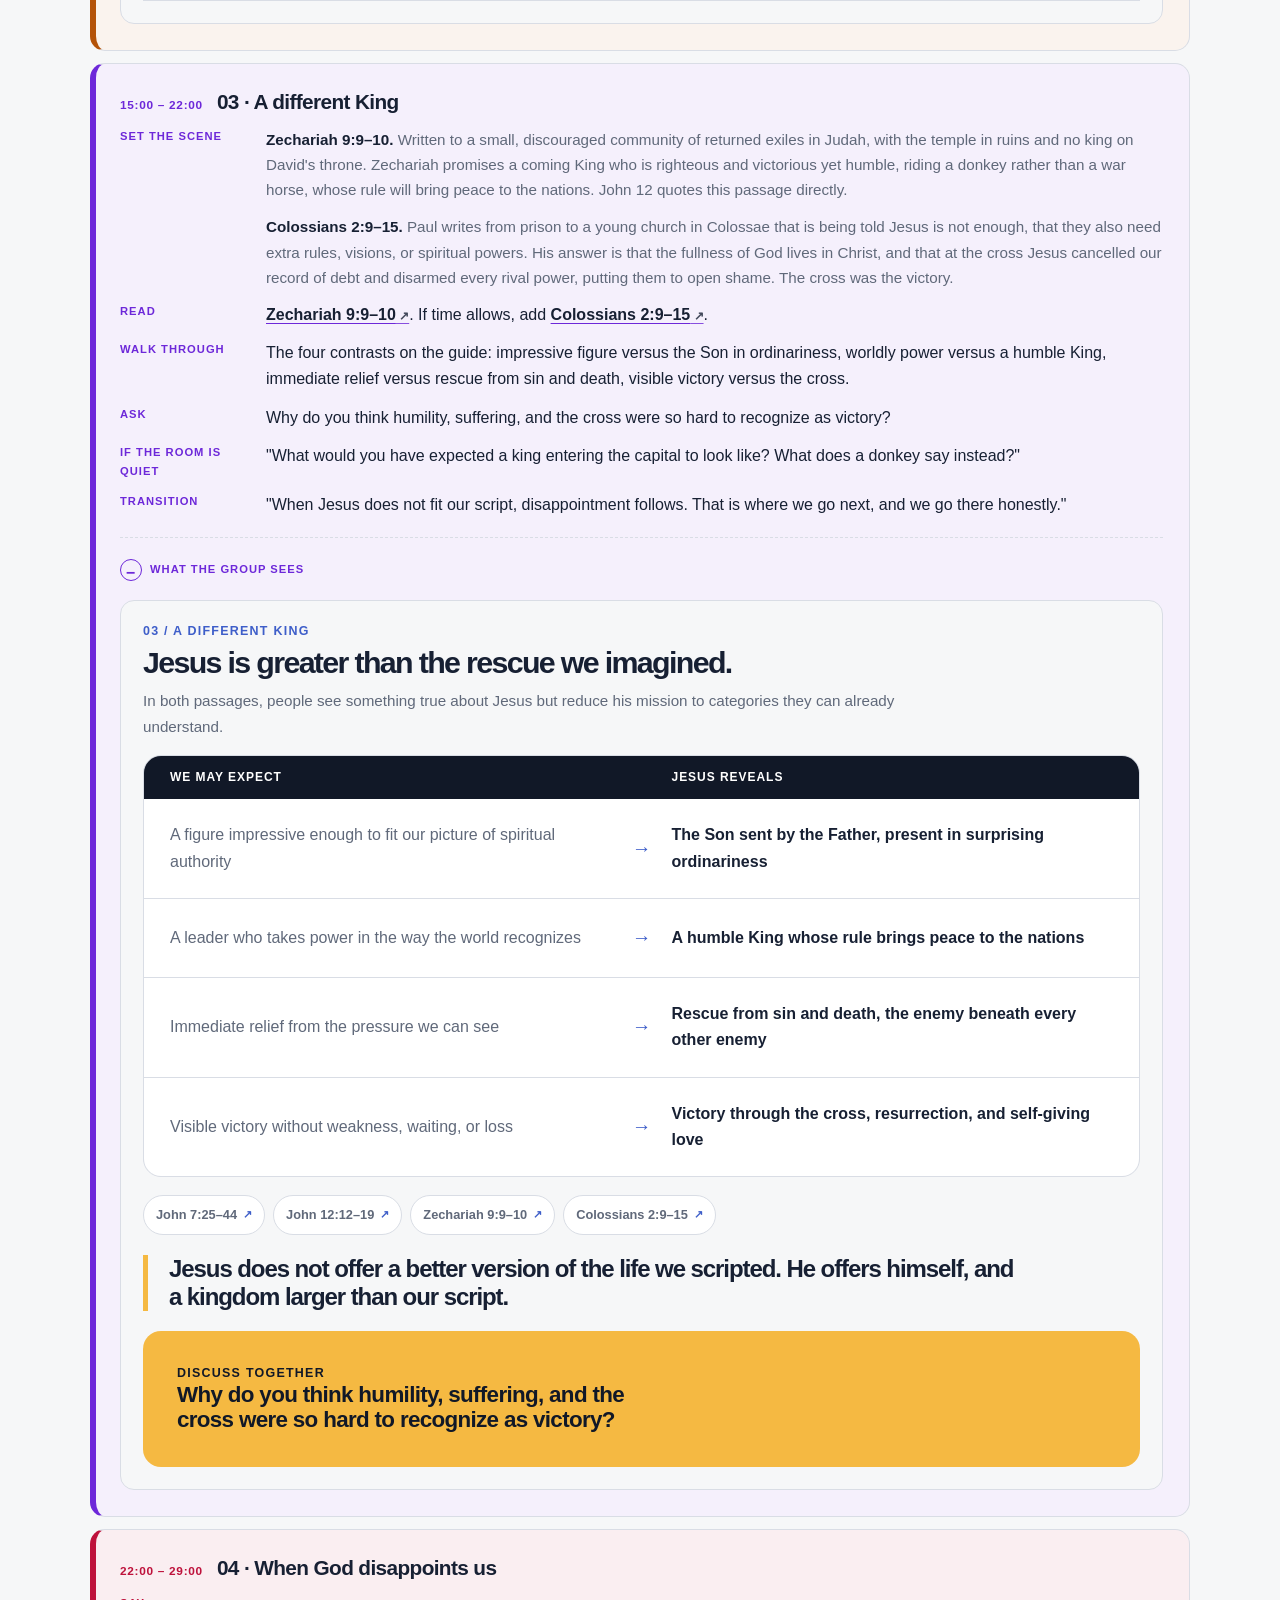
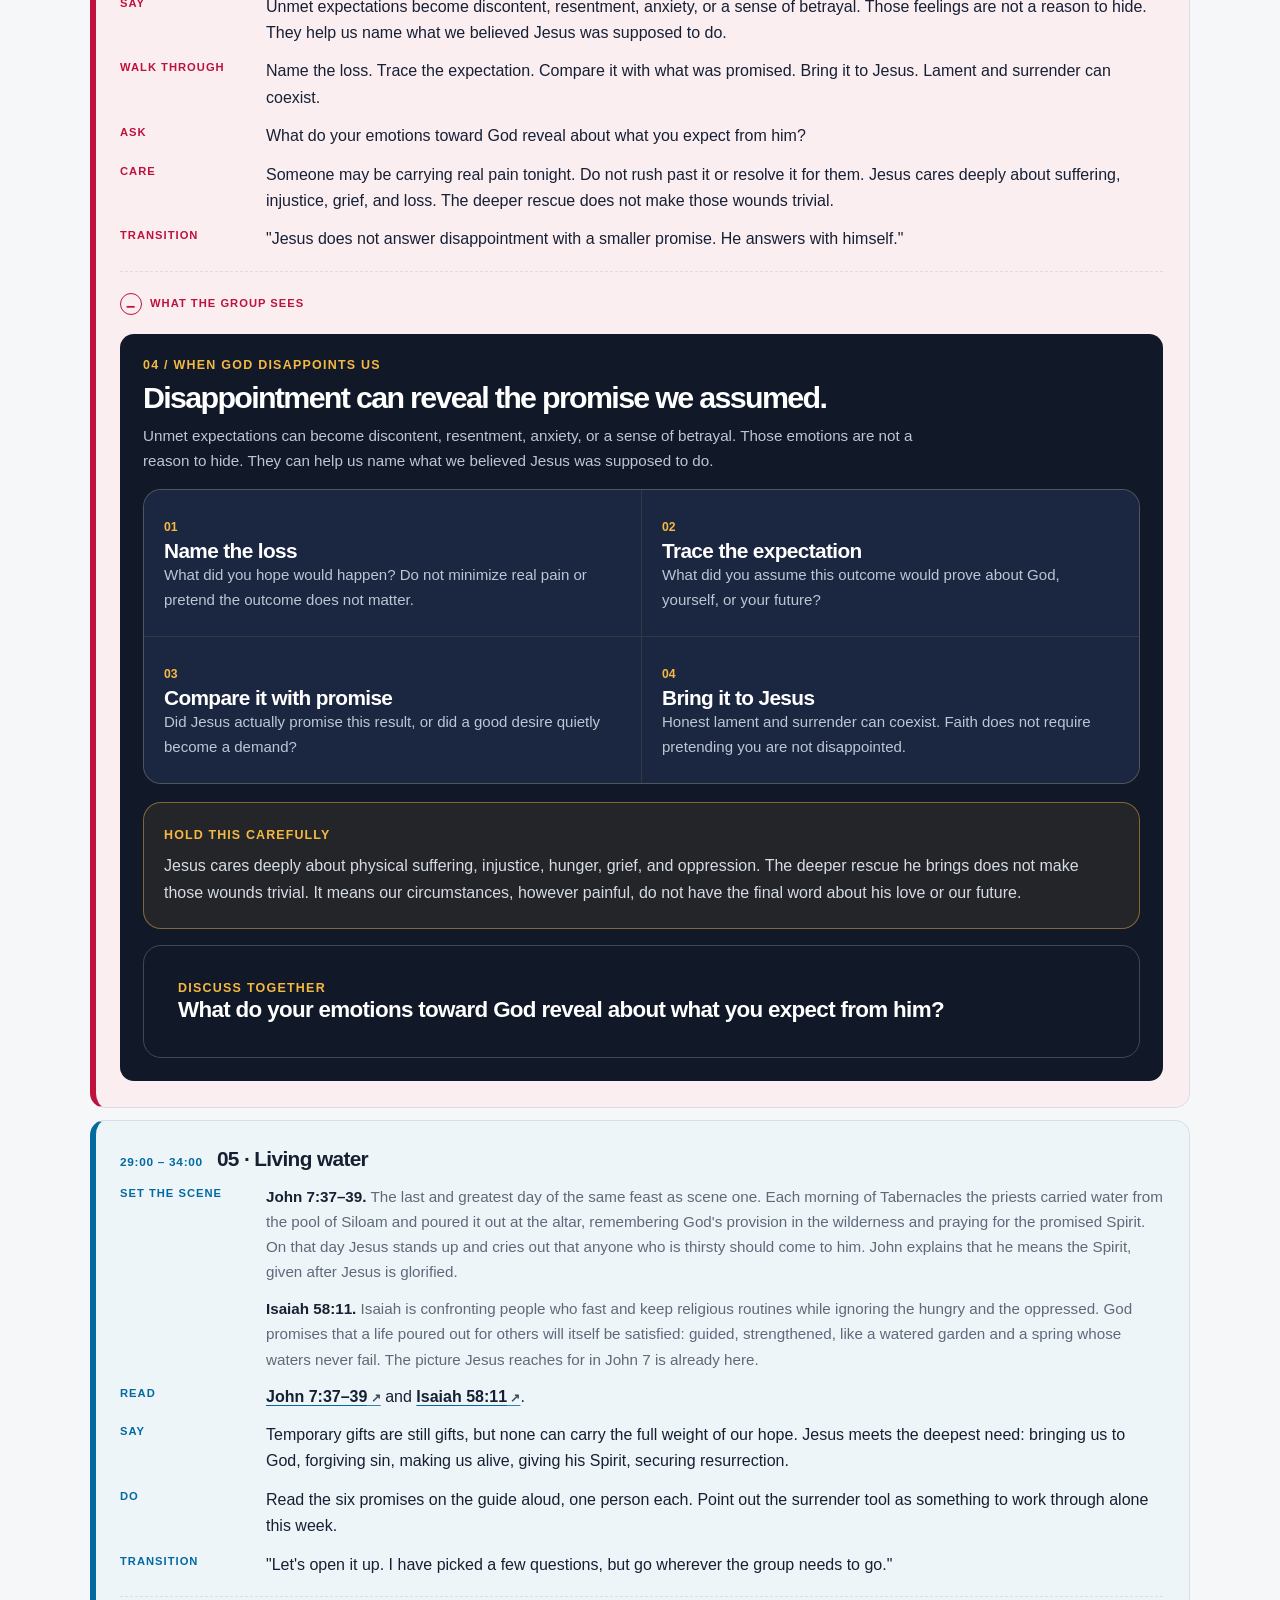
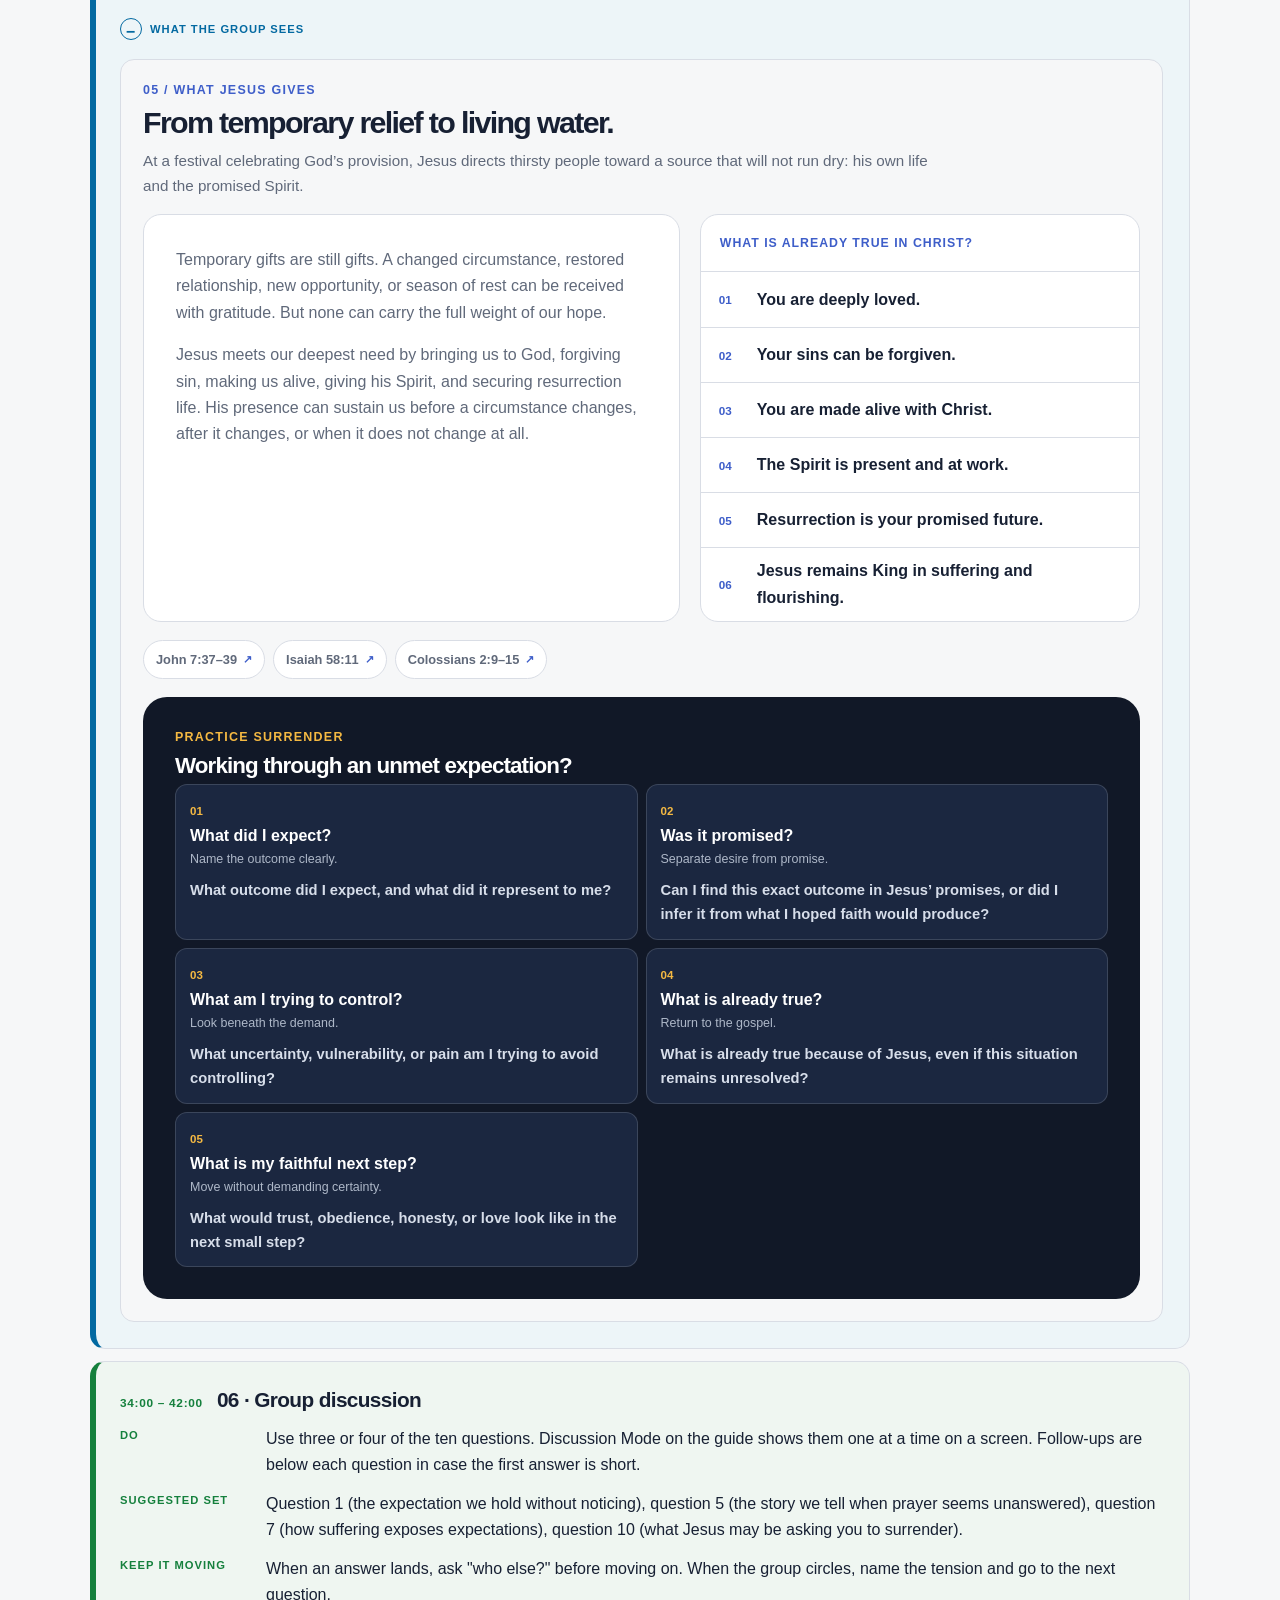
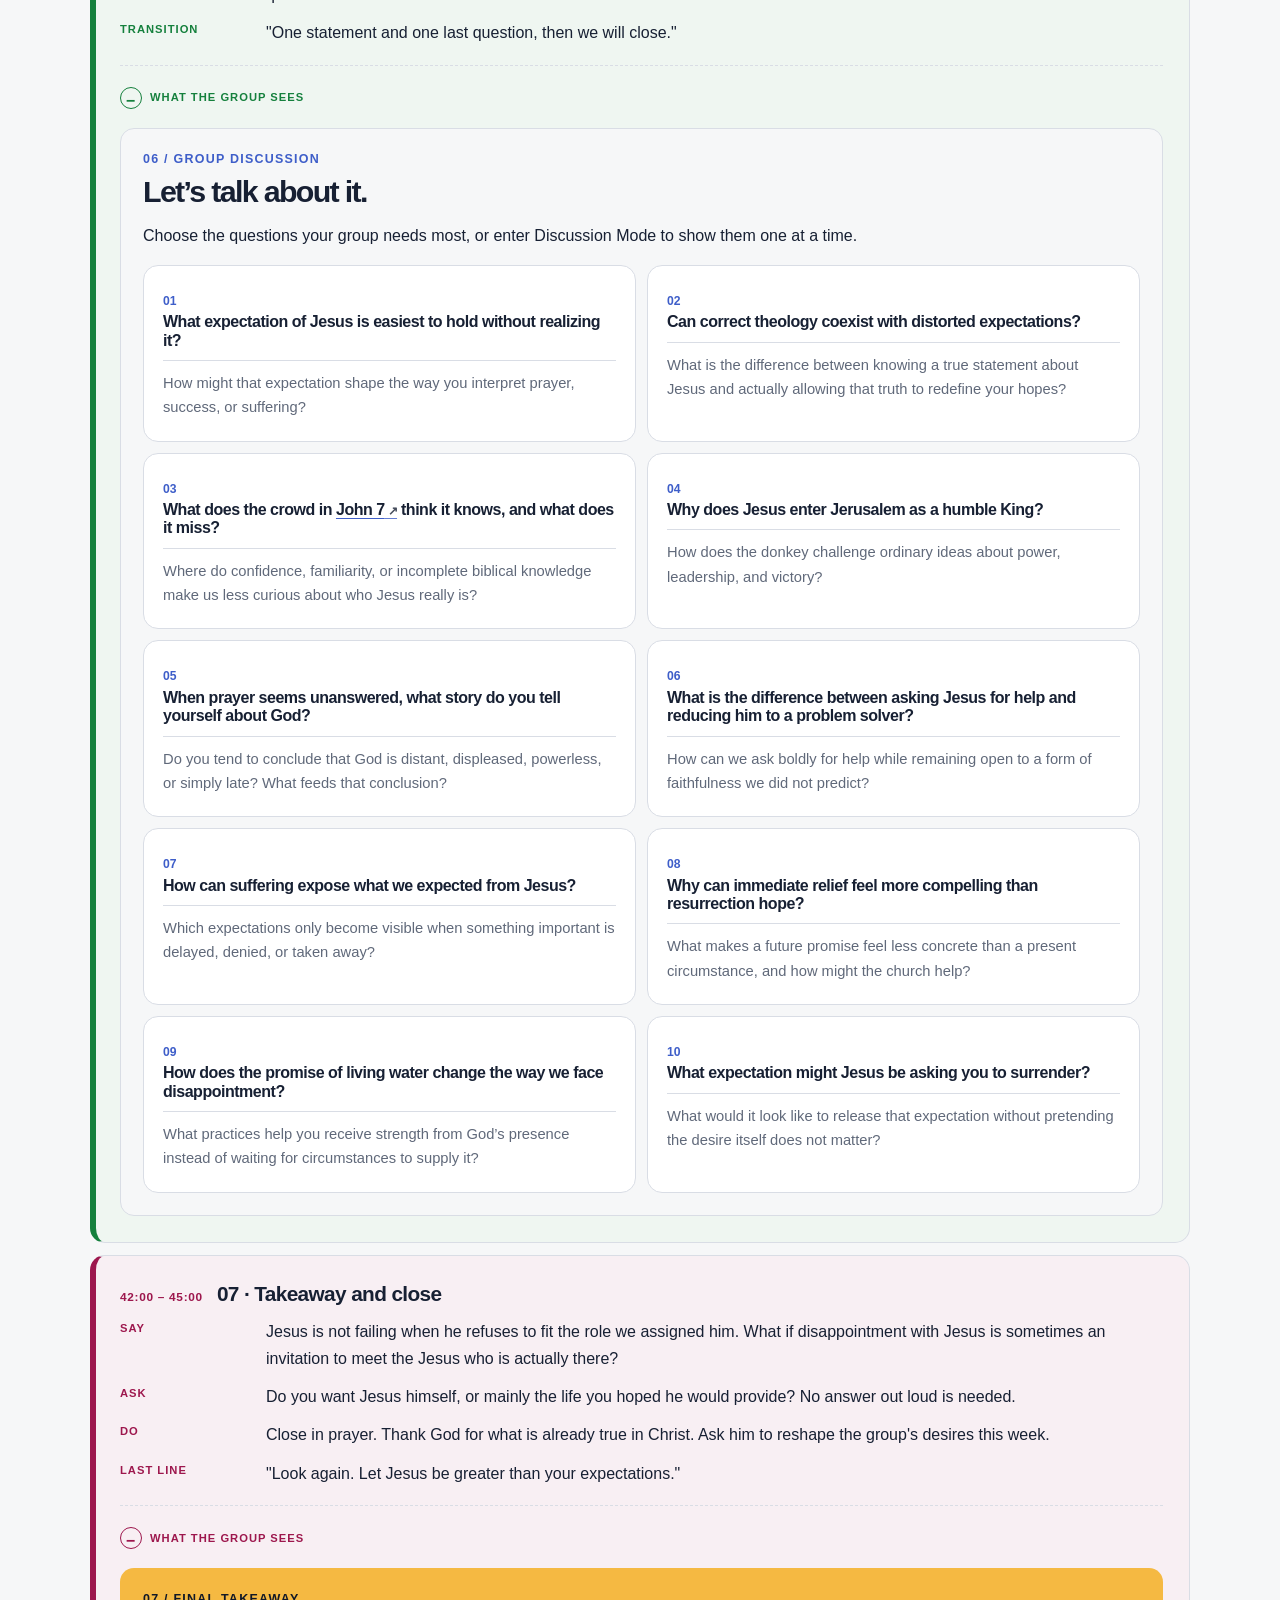
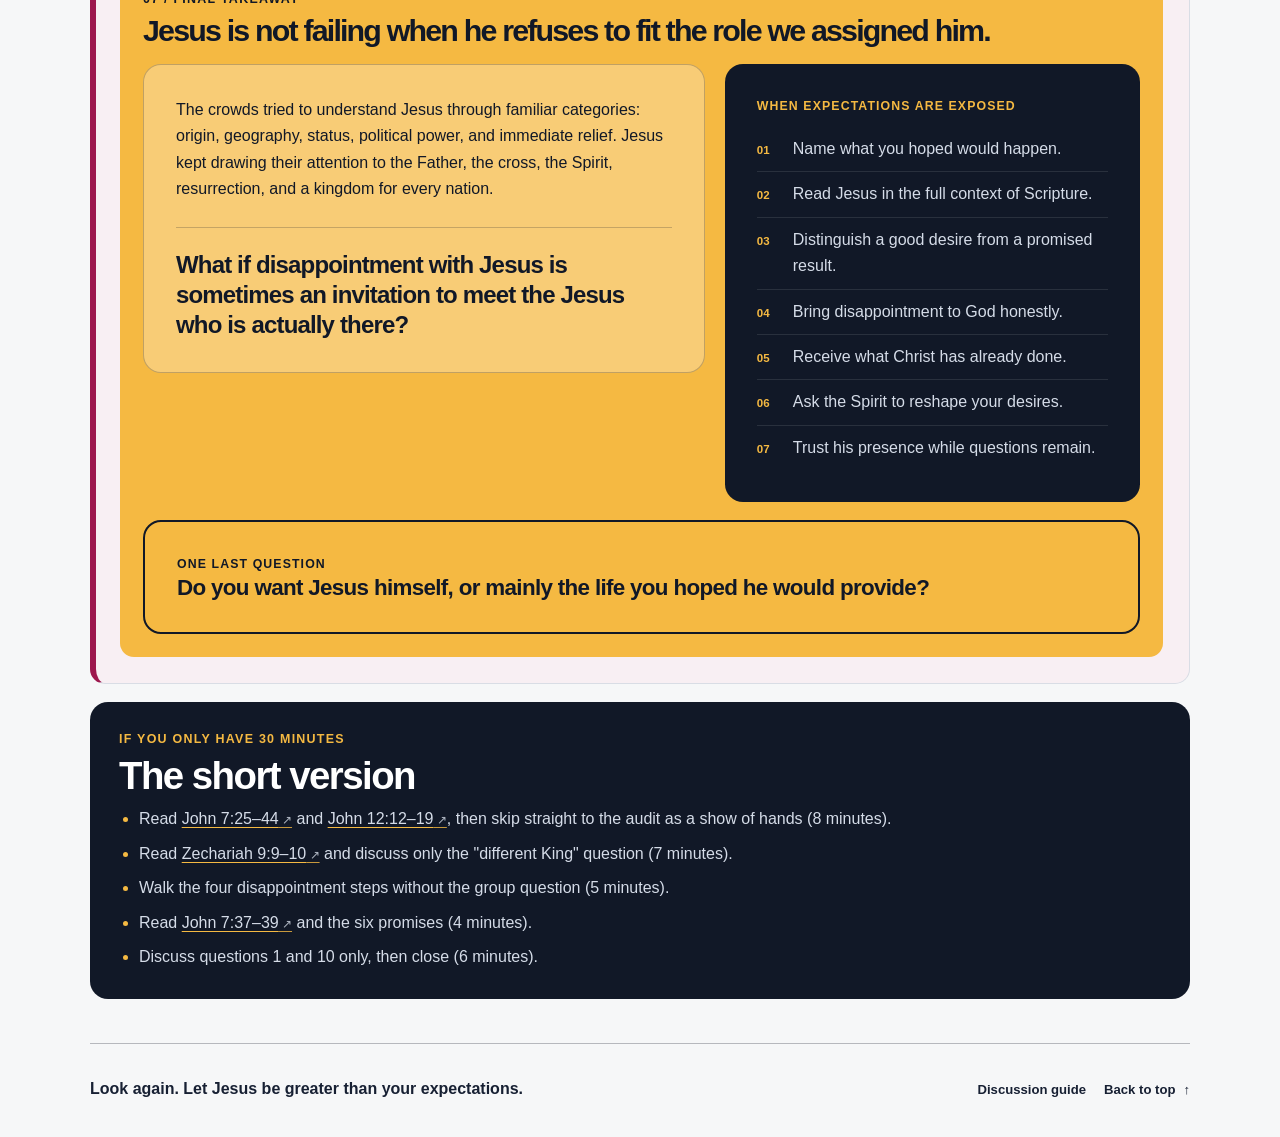
<file: leader.html>
<!doctype html>
<html lang="en">
  <head>
    <meta charset="utf-8">
    <meta name="viewport" content="width=device-width, initial-scale=1">
    <meta name="theme-color" content="#111827">
    <meta name="description" content="Leader notes for the small-group discussion Expectations in the Bible. Timings, readings, transitions, and a stopwatch.">
    <meta name="robots" content="noindex">
    <title>Leader Guide · Expectations in the Bible</title>
    <link rel="icon" type="image/svg+xml" href="data:image/svg+xml,%3Csvg xmlns='http://www.w3.org/2000/svg' viewBox='0 0 64 64'%3E%3Crect width='64' height='64' rx='16' fill='%23111827'/%3E%3Cpath d='M17 21h30M17 32h20M17 43h12' stroke='%23f5b942' stroke-width='6' stroke-linecap='round'/%3E%3C/svg%3E">
    <link rel="stylesheet" href="styles.css">
    <script src="leader.js" defer></script>
  </head>
  <body class="leader">
    <a class="skip-link" href="#flow">Skip to the flow</a>

    <header class="hero leader-hero" id="top">
      <div class="hero__inner shell">
        <p class="eyebrow">Leader guide · 45 minutes · <a class="verse-link" href="https://www.bible.com/bible/59/JHN.7.ESV" target="_blank" rel="noopener noreferrer">John 7</a> + <a class="verse-link" href="https://www.bible.com/bible/59/JHN.12.ESV" target="_blank" rel="noopener noreferrer">John 12</a></p>
        <h1>Leading the <span>conversation</span></h1>
        <p class="hero__prompt">Keep this open on your phone. The group follows the discussion guide on a screen or their own phones. Read every passage aloud before you discuss it.</p>
        <div class="hero__actions">
          <a class="button button--light" href="index.html">Open the discussion guide <span aria-hidden="true">→</span></a>
          <p>Nothing here is saved. The stopwatch resets when you reload.</p>
        </div>
      </div>
    </header>

    <div class="leader-bar" aria-label="Stopwatch">
      <div class="leader-bar__inner shell">
        <div class="leader-bar__clock">
          <span class="leader-bar__label">Elapsed</span>
          <strong id="clock" aria-live="off">00:00</strong>
        </div>
        <p class="leader-bar__now" id="clock-now" aria-live="polite">Press start when you begin.</p>
        <div class="leader-bar__actions">
          <button type="button" class="button button--navy" id="clock-toggle" aria-pressed="false">Start</button>
          <button type="button" class="button button--outline" id="clock-reset">Reset</button>
        </div>
      </div>
    </div>

    <main class="shell leader-main">
      <section class="leader-panel" aria-labelledby="prep-title">
        <p class="section-number">Before the group meets</p>
        <h2 id="prep-title">Prepare</h2>
        <ul class="leader-checklist">
          <li>Read <a class="verse-link" href="https://www.bible.com/bible/59/JHN.7.25-44.ESV" target="_blank" rel="noopener noreferrer">John 7:25–44</a> and <a class="verse-link" href="https://www.bible.com/bible/59/JHN.12.12-19.ESV" target="_blank" rel="noopener noreferrer">John 12:12–19</a> yourself, slowly, in context.</li>
          <li>Listen to the first podcast episode if you can. The discussion guide links both.</li>
          <li>Choose three or four of the ten group questions that fit your group. Question 1 and question 10 work as bookends.</li>
          <li>Ask two people ahead of time to read <a class="verse-link" href="https://www.bible.com/bible/59/JHN.7.25-44.ESV" target="_blank" rel="noopener noreferrer">John 7:25–44</a> and <a class="verse-link" href="https://www.bible.com/bible/59/JHN.12.12-19.ESV" target="_blank" rel="noopener noreferrer">John 12:12–19</a> aloud.</li>
          <li>Decide whether the group watches the discussion guide on a screen or follows on their phones.</li>
        </ul>
      </section>

      <section class="leader-panel leader-panel--passages" aria-labelledby="passages-title">
        <p class="section-number">Every passage in one place</p>
        <h2 id="passages-title">Readings</h2>
        <p class="leader-panel__note">Each link opens the passage in the ESV on Bible.com. Read from any translation the group prefers.</p>
        <ul class="leader-passages">
          <li><a href="https://www.bible.com/bible/59/JHN.7.25-44.ESV" target="_blank" rel="noopener noreferrer"><span>Scene one</span><strong>John 7:25–44</strong><small>Living water at the festival</small></a></li>
          <li><a href="https://www.bible.com/bible/59/JHN.12.12-19.ESV" target="_blank" rel="noopener noreferrer"><span>Scene two</span><strong>John 12:12–19</strong><small>The King on a donkey</small></a></li>
          <li><a href="https://www.bible.com/bible/59/ZEC.9.9-10.ESV" target="_blank" rel="noopener noreferrer"><span>Background</span><strong>Zechariah 9:9–10</strong><small>The humble King who brings peace</small></a></li>
          <li><a href="https://www.bible.com/bible/59/COL.2.9-15.ESV" target="_blank" rel="noopener noreferrer"><span>Background</span><strong>Colossians 2:9–15</strong><small>Made alive, forgiven, victorious</small></a></li>
          <li><a href="https://www.bible.com/bible/59/JHN.7.37-39.ESV" target="_blank" rel="noopener noreferrer"><span>Close-up</span><strong>John 7:37–39</strong><small>Rivers of living water, the Spirit</small></a></li>
          <li><a href="https://www.bible.com/bible/59/ISA.58.11.ESV" target="_blank" rel="noopener noreferrer"><span>Background</span><strong>Isaiah 58:11</strong><small>A spring whose waters never fail</small></a></li>
        </ul>
      </section>

      <section aria-labelledby="flow-title" id="flow">
        <header class="leader-flow-heading">
          <p class="section-number">The flow</p>
          <h2 id="flow-title">Eight steps, forty-five minutes</h2>
          <p>Minute marks are a guide, not a rule. The stopwatch highlights the step you should be in. Every step ends with what the group is looking at on the discussion guide, so you never have to leave this page.</p>
        </header>

        <ol class="leader-flow">
          <li class="leader-step" data-start="0" data-end="3" data-group="open">
            <div class="leader-step__head">
              <span class="leader-step__time">0:00 – 3:00</span>
              <h3>Open</h3>
            </div>
            <dl>
              <dt>Say</dt>
              <dd>Tonight's question is simple to ask and hard to live with: what happens when Jesus is faithful, but he does not do what we expected?</dd>
              <dt>Do</dt>
              <dd>Pray briefly. Ask God to show the group who Jesus actually is, not who we assumed he would be.</dd>
              <dt>Transition</dt>
              <dd>"Let's read the first scene. Listen for what the crowd thinks it already knows about Jesus."</dd>
            </dl>
            <details class="group-view group-view--open" open>
              <summary>What the group sees</summary>
              <div class="group-view__body">
<p class="hero__prompt">What happens when Jesus is faithful, but he does not do what we expected?</p><div class="passage-pair" role="group" aria-label="Primary passages">
          <article>
            <span>Scene one</span>
            <strong><a class="verse-link" href="https://www.bible.com/bible/59/JHN.7.25-44.ESV" target="_blank" rel="noopener noreferrer">John 7:25–44</a></strong>
            <p>Jesus offers living water.</p>
          </article>
          <article>
            <span>Scene two</span>
            <strong><a class="verse-link" href="https://www.bible.com/bible/59/JHN.12.12-19.ESV" target="_blank" rel="noopener noreferrer">John 12:12–19</a></strong>
            <p>Jesus enters as a different kind of King.</p>
          </article>
        </div>
              </div>
            </details>
          </li>

          <li class="leader-step" data-start="3" data-end="10" data-group="two-scenes">
            <div class="leader-step__head">
              <span class="leader-step__time">3:00 – 10:00</span>
              <h3>01 · Two scenes</h3>
            </div>
            <dl>
              <dt>Set the scene</dt>
              <dd class="leader-scene"><strong>John 7:25–44.</strong> It is the Feast of Tabernacles in Jerusalem, about six months before the cross. Jesus has come up to the feast quietly and is now teaching openly in the temple courts. The city is divided. Some want him arrested, some wonder if he is the Christ, and the leaders have sent officers to seize him. The argument keeps returning to where Jesus comes from, because the crowd assumes it already knows.</dd>
              <dd class="leader-scene"><strong>John 12:12–19.</strong> Five days before Passover, the day after Mary anointed Jesus at Bethany. Word has spread that he raised Lazarus, so the festival crowd pours out of the city waving palm branches and shouting the words of Psalm 118, the welcome for a conquering king. Jesus answers by riding in on a young donkey. John admits the disciples only understood it afterward.</dd>
              <dt>Read</dt>
              <dd><a class="verse-link" href="https://www.bible.com/bible/59/JHN.7.25-44.ESV" target="_blank" rel="noopener noreferrer">John 7:25–44</a>, then <a class="verse-link" href="https://www.bible.com/bible/59/JHN.12.12-19.ESV" target="_blank" rel="noopener noreferrer">John 12:12–19</a>. Two readers, no commentary between them.</dd>
              <dt>Say</dt>
              <dd>The people around Jesus were not simply uninformed. Many used true titles and biblical ideas, but fitted Jesus into a mission they had already chosen for him.</dd>
              <dt>Ask</dt>
              <dd>What did the crowds expect from Jesus, and how did those expectations prevent them from understanding him?</dd>
              <dt>If the room is quiet</dt>
              <dd>"What labels does the crowd put on Jesus in each passage? Where does each label come from?" Notice that the words are often right and the mission is wrong.</dd>
              <dt>Transition</dt>
              <dd>"The crowds had a job description for Jesus. So do we. Let's find ours."</dd>
            </dl>
            <details class="group-view group-view--two-scenes" open>
              <summary>What the group sees</summary>
              <div class="group-view__body">
<header class="section-heading">
          <p class="section-number">01 / Two scenes</p>
          <h2>The right words. The wrong expectations.</h2>
          <p>The people around Jesus were not simply uninformed. Many were using true titles and biblical ideas, but fitting Jesus into a mission they had already chosen for him.</p>
        </header>
        <div class="scene-grid">
          <article class="scene-card">
            <p class="scene-card__label"><a class="verse-link" href="https://www.bible.com/bible/59/JHN.7.25-44.ESV" target="_blank" rel="noopener noreferrer">John 7</a></p>
            <h3>Too ordinary to recognize</h3>
            <p>The crowd focuses on what it thinks it knows about Jesus: where he came from, where he might go, and whether he fits its picture of the Messiah. Jesus keeps pointing beyond their categories to the Father who sent him and the Spirit he will give.</p>
          </article>
          <article class="scene-card scene-card--accent">
            <p class="scene-card__label"><a class="verse-link" href="https://www.bible.com/bible/59/JHN.12.12-19.ESV" target="_blank" rel="noopener noreferrer">John 12</a></p>
            <h3>The King they tried to define</h3>
            <p>The crowd welcomes Jesus with royal language, yet his humble entrance points to a victory larger than political relief. He will defeat sin and death through suffering, resurrection, and peace.</p>
          </article>
        </div>
        <div class="big-question">
          <p>Discuss together</p>
          <h3>What did the crowds expect from Jesus, and how did those expectations prevent them from understanding him?</h3>
        </div>
              </div>
            </details>
          </li>

          <li class="leader-step" data-start="10" data-end="15" data-group="expectation-audit">
            <div class="leader-step__head">
              <span class="leader-step__time">10:00 – 15:00</span>
              <h3>02 · Expectation audit</h3>
            </div>
            <dl>
              <dt>Do</dt>
              <dd>Ask everyone to pick the expectation that feels most familiar: comfort, control, timeline, success, or relief. On phones they tap it. In a room, a show of hands works.</dd>
              <dt>Say</dt>
              <dd>Expectations are not automatically wrong. They become dangerous when a desire quietly turns into a promise Jesus never made.</dd>
              <dt>Ask</dt>
              <dd>Which expectation is easiest to disguise as mature faith?</dd>
              <dt>Transition</dt>
              <dd>"Now let's look at what Jesus actually reveals about himself in these two scenes."</dd>
            </dl>
            <details class="group-view group-view--expectation-audit" open>
              <summary>What the group sees</summary>
              <div class="group-view__body">
<header class="section-heading">
            <p class="section-number">02 / Expectation audit</p>
            <h2>What role have you assigned to Jesus?</h2>
            <p>Expectations are not automatically wrong. They become dangerous when a desire quietly turns into a promise Jesus never made.</p>
          </header>
          <div class="group-audit"><article><span>01</span><strong>Keep me comfortable</strong><small>If Jesus loves me, life should get easier.</small><div class="group-audit__response"><p class="group-audit__label">When tapped</p><strong>Comfort is a gift, not the measure of his love.</strong><p>Jesus cares about suffering, but he never makes an easy life the proof that we belong to him. The cross prevents us from equating love with the absence of pain.</p><p class="group-audit__question"><span>A better question</span> Can I trust Jesus’ love without using comfort as the evidence?</p></div></article><article><span>02</span><strong>Keep me in control</strong><small>I need to know how the whole plan will unfold.</small><div class="group-audit__response"><p class="group-audit__label">When tapped</p><strong>Trust does not require seeing the whole route.</strong><p>We may ask Jesus for guidance while quietly demanding control. Faith can move forward with enough light for the next faithful step, even when the ending remains hidden.</p><p class="group-audit__question"><span>A better question</span> What would trust look like if I never received the full explanation?</p></div></article><article><span>03</span><strong>Act on my timeline</strong><small>A good answer should also be an immediate answer.</small><div class="group-audit__response"><p class="group-audit__label">When tapped</p><strong>Delay is not the same as indifference.</strong><p>A delayed answer can feel like a verdict on God’s care. Scripture gives us language for waiting, lament, and persistent prayer without promising that every good desire will arrive on our schedule.</p><p class="group-audit__question"><span>A better question</span> Have I turned my preferred timing into a test of God’s goodness?</p></div></article><article><span>04</span><strong>Validate my success</strong><small>If this fails, God must have failed me.</small><div class="group-audit__response"><p class="group-audit__label">When tapped</p><strong>The cross changes how we recognize victory.</strong><p>Jesus’ apparent defeat became the place of his triumph. Visible success can be a gift, but failure, weakness, or loss cannot automatically tell us whether God is present and at work.</p><p class="group-audit__question"><span>A better question</span> Am I measuring faithfulness by results Jesus never promised?</p></div></article><article><span>05</span><strong>Remove every hardship</strong><small>Suffering must mean something has gone wrong.</small><div class="group-audit__response"><p class="group-audit__label">When tapped</p><strong>Jesus meets a need deeper than immediate relief.</strong><p>It is right to ask for rescue from suffering. Jesus also frees us from sin and death, gives his Spirit, and promises resurrection, gifts no temporary change can replace.</p><p class="group-audit__question"><span>A better question</span> Can I ask boldly for relief while receiving the deeper rescue already given?</p></div></article></div>
          <div class="discussion-prompt">
            <span>Talk about it</span>
            <p>Which expectation is easiest to disguise as mature faith?</p>
          </div>
              </div>
            </details>
          </li>

          <li class="leader-step" data-start="15" data-end="22" data-group="different-king">
            <div class="leader-step__head">
              <span class="leader-step__time">15:00 – 22:00</span>
              <h3>03 · A different King</h3>
            </div>
            <dl>
              <dt>Set the scene</dt>
              <dd class="leader-scene"><strong>Zechariah 9:9–10.</strong> Written to a small, discouraged community of returned exiles in Judah, with the temple in ruins and no king on David's throne. Zechariah promises a coming King who is righteous and victorious yet humble, riding a donkey rather than a war horse, whose rule will bring peace to the nations. John 12 quotes this passage directly.</dd>
              <dd class="leader-scene"><strong>Colossians 2:9–15.</strong> Paul writes from prison to a young church in Colossae that is being told Jesus is not enough, that they also need extra rules, visions, or spiritual powers. His answer is that the fullness of God lives in Christ, and that at the cross Jesus cancelled our record of debt and disarmed every rival power, putting them to open shame. The cross was the victory.</dd>
              <dt>Read</dt>
              <dd><a class="verse-link" href="https://www.bible.com/bible/59/ZEC.9.9-10.ESV" target="_blank" rel="noopener noreferrer">Zechariah 9:9–10</a>. If time allows, add <a class="verse-link" href="https://www.bible.com/bible/59/COL.2.9-15.ESV" target="_blank" rel="noopener noreferrer">Colossians 2:9–15</a>.</dd>
              <dt>Walk through</dt>
              <dd>The four contrasts on the guide: impressive figure versus the Son in ordinariness, worldly power versus a humble King, immediate relief versus rescue from sin and death, visible victory versus the cross.</dd>
              <dt>Ask</dt>
              <dd>Why do you think humility, suffering, and the cross were so hard to recognize as victory?</dd>
              <dt>If the room is quiet</dt>
              <dd>"What would you have expected a king entering the capital to look like? What does a donkey say instead?"</dd>
              <dt>Transition</dt>
              <dd>"When Jesus does not fit our script, disappointment follows. That is where we go next, and we go there honestly."</dd>
            </dl>
            <details class="group-view group-view--different-king" open>
              <summary>What the group sees</summary>
              <div class="group-view__body">
<header class="section-heading">
          <p class="section-number">03 / A different King</p>
          <h2>Jesus is greater than the rescue we imagined.</h2>
          <p>In both passages, people see something true about Jesus but reduce his mission to categories they can already understand.</p>
        </header>
        <div class="expectation-contrast" role="group" aria-label="Human expectations compared with what Jesus reveals">
          <div class="contrast-heading">
            <p>We may expect</p>
            <p>Jesus reveals</p>
          </div>
          <article>
            <p>A figure impressive enough to fit our picture of spiritual authority</p>
            <span aria-hidden="true">→</span>
            <p>The Son sent by the Father, present in surprising ordinariness</p>
          </article>
          <article>
            <p>A leader who takes power in the way the world recognizes</p>
            <span aria-hidden="true">→</span>
            <p>A humble King whose rule brings peace to the nations</p>
          </article>
          <article>
            <p>Immediate relief from the pressure we can see</p>
            <span aria-hidden="true">→</span>
            <p>Rescue from sin and death, the enemy beneath every other enemy</p>
          </article>
          <article>
            <p>Visible victory without weakness, waiting, or loss</p>
            <span aria-hidden="true">→</span>
            <p>Victory through the cross, resurrection, and self-giving love</p>
          </article>
        </div>
        <div class="reference-strip" role="group" aria-label="Scripture references">
          <a href="https://www.bible.com/bible/59/JHN.7.25-44.ESV" target="_blank" rel="noopener noreferrer">John 7:25–44</a>
          <a href="https://www.bible.com/bible/59/JHN.12.12-19.ESV" target="_blank" rel="noopener noreferrer">John 12:12–19</a>
          <a href="https://www.bible.com/bible/59/ZEC.9.9-10.ESV" target="_blank" rel="noopener noreferrer">Zechariah 9:9–10</a>
          <a href="https://www.bible.com/bible/59/COL.2.9-15.ESV" target="_blank" rel="noopener noreferrer">Colossians 2:9–15</a>
        </div>
        <blockquote class="statement-card">
          <p>Jesus does not offer a better version of the life we scripted. He offers himself, and a kingdom larger than our script.</p>
        </blockquote>
        <div class="big-question big-question--yellow">
          <p>Discuss together</p>
          <h3>Why do you think humility, suffering, and the cross were so hard to recognize as victory?</h3>
        </div>
              </div>
            </details>
          </li>

          <li class="leader-step" data-start="22" data-end="29" data-group="disappointment">
            <div class="leader-step__head">
              <span class="leader-step__time">22:00 – 29:00</span>
              <h3>04 · When God disappoints us</h3>
            </div>
            <dl>
              <dt>Say</dt>
              <dd>Unmet expectations become discontent, resentment, anxiety, or a sense of betrayal. Those feelings are not a reason to hide. They help us name what we believed Jesus was supposed to do.</dd>
              <dt>Walk through</dt>
              <dd>Name the loss. Trace the expectation. Compare it with what was promised. Bring it to Jesus. Lament and surrender can coexist.</dd>
              <dt>Ask</dt>
              <dd>What do your emotions toward God reveal about what you expect from him?</dd>
              <dt>Care</dt>
              <dd>Someone may be carrying real pain tonight. Do not rush past it or resolve it for them. Jesus cares deeply about suffering, injustice, grief, and loss. The deeper rescue does not make those wounds trivial.</dd>
              <dt>Transition</dt>
              <dd>"Jesus does not answer disappointment with a smaller promise. He answers with himself."</dd>
            </dl>
            <details class="group-view group-view--disappointment" open>
              <summary>What the group sees</summary>
              <div class="group-view__body">
<header class="section-heading section-heading--light">
            <p class="section-number">04 / When God disappoints us</p>
            <h2>Disappointment can reveal the promise we assumed.</h2>
            <p>Unmet expectations can become discontent, resentment, anxiety, or a sense of betrayal. Those emotions are not a reason to hide. They can help us name what we believed Jesus was supposed to do.</p>
          </header>
          <div class="diagnostic-grid">
            <article>
              <span>01</span>
              <h3>Name the loss</h3>
              <p>What did you hope would happen? Do not minimize real pain or pretend the outcome does not matter.</p>
            </article>
            <article>
              <span>02</span>
              <h3>Trace the expectation</h3>
              <p>What did you assume this outcome would prove about God, yourself, or your future?</p>
            </article>
            <article>
              <span>03</span>
              <h3>Compare it with promise</h3>
              <p>Did Jesus actually promise this result, or did a good desire quietly become a demand?</p>
            </article>
            <article>
              <span>04</span>
              <h3>Bring it to Jesus</h3>
              <p>Honest lament and surrender can coexist. Faith does not require pretending you are not disappointed.</p>
            </article>
          </div>
          <div class="nuance-card">
            <p class="nuance-card__title">Hold this carefully</p>
            <p>Jesus cares deeply about physical suffering, injustice, hunger, grief, and oppression. The deeper rescue he brings does not make those wounds trivial. It means our circumstances, however painful, do not have the final word about his love or our future.</p>
          </div>
          <div class="big-question big-question--outline">
            <p>Discuss together</p>
            <h3>What do your emotions toward God reveal about what you expect from him?</h3>
          </div>
              </div>
            </details>
          </li>

          <li class="leader-step" data-start="29" data-end="34" data-group="living-water">
            <div class="leader-step__head">
              <span class="leader-step__time">29:00 – 34:00</span>
              <h3>05 · Living water</h3>
            </div>
            <dl>
              <dt>Set the scene</dt>
              <dd class="leader-scene"><strong>John 7:37–39.</strong> The last and greatest day of the same feast as scene one. Each morning of Tabernacles the priests carried water from the pool of Siloam and poured it out at the altar, remembering God's provision in the wilderness and praying for the promised Spirit. On that day Jesus stands up and cries out that anyone who is thirsty should come to him. John explains that he means the Spirit, given after Jesus is glorified.</dd>
              <dd class="leader-scene"><strong>Isaiah 58:11.</strong> Isaiah is confronting people who fast and keep religious routines while ignoring the hungry and the oppressed. God promises that a life poured out for others will itself be satisfied: guided, strengthened, like a watered garden and a spring whose waters never fail. The picture Jesus reaches for in John 7 is already here.</dd>
              <dt>Read</dt>
              <dd><a class="verse-link" href="https://www.bible.com/bible/59/JHN.7.37-39.ESV" target="_blank" rel="noopener noreferrer">John 7:37–39</a> and <a class="verse-link" href="https://www.bible.com/bible/59/ISA.58.11.ESV" target="_blank" rel="noopener noreferrer">Isaiah 58:11</a>.</dd>
              <dt>Say</dt>
              <dd>Temporary gifts are still gifts, but none can carry the full weight of our hope. Jesus meets the deepest need: bringing us to God, forgiving sin, making us alive, giving his Spirit, securing resurrection.</dd>
              <dt>Do</dt>
              <dd>Read the six promises on the guide aloud, one person each. Point out the surrender tool as something to work through alone this week.</dd>
              <dt>Transition</dt>
              <dd>"Let's open it up. I have picked a few questions, but go wherever the group needs to go."</dd>
            </dl>
            <details class="group-view group-view--living-water" open>
              <summary>What the group sees</summary>
              <div class="group-view__body">
<header class="section-heading">
          <p class="section-number">05 / What Jesus gives</p>
          <h2>From temporary relief to living water.</h2>
          <p>At a festival celebrating God’s provision, Jesus directs thirsty people toward a source that will not run dry: his own life and the promised Spirit.</p>
        </header>
        <div class="living-water-grid">
          <div class="living-water-copy">
            <p>Temporary gifts are still gifts. A changed circumstance, restored relationship, new opportunity, or season of rest can be received with gratitude. But none can carry the full weight of our hope.</p>
            <p>Jesus meets our deepest need by bringing us to God, forgiving sin, making us alive, giving his Spirit, and securing resurrection life. His presence can sustain us before a circumstance changes, after it changes, or when it does not change at all.</p>
          </div>
          <div class="promise-stack" role="group" aria-label="Promises to remember">
            <p class="promise-stack__label">What is already true in Christ?</p>
            <div><span>01</span><p>You are deeply loved.</p></div>
            <div><span>02</span><p>Your sins can be forgiven.</p></div>
            <div><span>03</span><p>You are made alive with Christ.</p></div>
            <div><span>04</span><p>The Spirit is present and at work.</p></div>
            <div><span>05</span><p>Resurrection is your promised future.</p></div>
            <div><span>06</span><p>Jesus remains King in suffering and flourishing.</p></div>
          </div>
        </div>
        <div class="reference-strip" role="group" aria-label="Scripture references">
          <a href="https://www.bible.com/bible/59/JHN.7.37-39.ESV" target="_blank" rel="noopener noreferrer">John 7:37–39</a>
          <a href="https://www.bible.com/bible/59/ISA.58.11.ESV" target="_blank" rel="noopener noreferrer">Isaiah 58:11</a>
          <a href="https://www.bible.com/bible/59/COL.2.9-15.ESV" target="_blank" rel="noopener noreferrer">Colossians 2:9–15</a>
        </div>
        <div class="surrender-tool"><header><p class="section-number">Practice surrender</p>
            <h3>Working through an unmet expectation?</h3></header><div class="group-surrender"><ol><li><span>01</span><strong>What did I expect?</strong><small>Name the outcome clearly.</small><p>What outcome did I expect, and what did it represent to me?</p></li><li><span>02</span><strong>Was it promised?</strong><small>Separate desire from promise.</small><p>Can I find this exact outcome in Jesus’ promises, or did I infer it from what I hoped faith would produce?</p></li><li><span>03</span><strong>What am I trying to control?</strong><small>Look beneath the demand.</small><p>What uncertainty, vulnerability, or pain am I trying to avoid controlling?</p></li><li><span>04</span><strong>What is already true?</strong><small>Return to the gospel.</small><p>What is already true because of Jesus, even if this situation remains unresolved?</p></li><li><span>05</span><strong>What is my faithful next step?</strong><small>Move without demanding certainty.</small><p>What would trust, obedience, honesty, or love look like in the next small step?</p></li></ol></div></div>
              </div>
            </details>
          </li>

          <li class="leader-step" data-start="34" data-end="42" data-group="group-discussion">
            <div class="leader-step__head">
              <span class="leader-step__time">34:00 – 42:00</span>
              <h3>06 · Group discussion</h3>
            </div>
            <dl>
              <dt>Do</dt>
              <dd>Use three or four of the ten questions. Discussion Mode on the guide shows them one at a time on a screen. Follow-ups are below each question in case the first answer is short.</dd>
              <dt>Suggested set</dt>
              <dd>Question 1 (the expectation we hold without noticing), question 5 (the story we tell when prayer seems unanswered), question 7 (how suffering exposes expectations), question 10 (what Jesus may be asking you to surrender).</dd>
              <dt>Keep it moving</dt>
              <dd>When an answer lands, ask "who else?" before moving on. When the group circles, name the tension and go to the next question.</dd>
              <dt>Transition</dt>
              <dd>"One statement and one last question, then we will close."</dd>
            </dl>
            <details class="group-view group-view--group-discussion" open>
              <summary>What the group sees</summary>
              <div class="group-view__body">
<header class="section-heading section-heading--action">
            <div>
              <p class="section-number">06 / Group discussion</p>
              <h2>Let’s talk about it.</h2>
              <p>Choose the questions your group needs most, or enter Discussion Mode to show them one at a time.</p>
            </div>
          </header>
          <div class="question-list">
            <article class="question-card">
              <span>01</span>
              <h3>What expectation of Jesus is easiest to hold without realizing it?</h3>
              <p>How might that expectation shape the way you interpret prayer, success, or suffering?</p>
            </article>
            <article class="question-card">
              <span>02</span>
              <h3>Can correct theology coexist with distorted expectations?</h3>
              <p>What is the difference between knowing a true statement about Jesus and actually allowing that truth to redefine your hopes?</p>
            </article>
            <article class="question-card">
              <span>03</span>
              <h3>What does the crowd in <a class="verse-link" href="https://www.bible.com/bible/59/JHN.7.25-44.ESV" target="_blank" rel="noopener noreferrer">John 7</a> think it knows, and what does it miss?</h3>
              <p>Where do confidence, familiarity, or incomplete biblical knowledge make us less curious about who Jesus really is?</p>
            </article>
            <article class="question-card">
              <span>04</span>
              <h3>Why does Jesus enter Jerusalem as a humble King?</h3>
              <p>How does the donkey challenge ordinary ideas about power, leadership, and victory?</p>
            </article>
            <article class="question-card">
              <span>05</span>
              <h3>When prayer seems unanswered, what story do you tell yourself about God?</h3>
              <p>Do you tend to conclude that God is distant, displeased, powerless, or simply late? What feeds that conclusion?</p>
            </article>
            <article class="question-card">
              <span>06</span>
              <h3>What is the difference between asking Jesus for help and reducing him to a problem solver?</h3>
              <p>How can we ask boldly for help while remaining open to a form of faithfulness we did not predict?</p>
            </article>
            <article class="question-card">
              <span>07</span>
              <h3>How can suffering expose what we expected from Jesus?</h3>
              <p>Which expectations only become visible when something important is delayed, denied, or taken away?</p>
            </article>
            <article class="question-card">
              <span>08</span>
              <h3>Why can immediate relief feel more compelling than resurrection hope?</h3>
              <p>What makes a future promise feel less concrete than a present circumstance, and how might the church help?</p>
            </article>
            <article class="question-card">
              <span>09</span>
              <h3>How does the promise of living water change the way we face disappointment?</h3>
              <p>What practices help you receive strength from God’s presence instead of waiting for circumstances to supply it?</p>
            </article>
            <article class="question-card">
              <span>10</span>
              <h3>What expectation might Jesus be asking you to surrender?</h3>
              <p>What would it look like to release that expectation without pretending the desire itself does not matter?</p>
            </article>
          </div>
              </div>
            </details>
          </li>

          <li class="leader-step" data-start="42" data-end="45" data-group="takeaway">
            <div class="leader-step__head">
              <span class="leader-step__time">42:00 – 45:00</span>
              <h3>07 · Takeaway and close</h3>
            </div>
            <dl>
              <dt>Say</dt>
              <dd>Jesus is not failing when he refuses to fit the role we assigned him. What if disappointment with Jesus is sometimes an invitation to meet the Jesus who is actually there?</dd>
              <dt>Ask</dt>
              <dd>Do you want Jesus himself, or mainly the life you hoped he would provide? No answer out loud is needed.</dd>
              <dt>Do</dt>
              <dd>Close in prayer. Thank God for what is already true in Christ. Ask him to reshape the group's desires this week.</dd>
              <dt>Last line</dt>
              <dd>"Look again. Let Jesus be greater than your expectations."</dd>
            </dl>
            <details class="group-view group-view--takeaway" open>
              <summary>What the group sees</summary>
              <div class="group-view__body">
<header class="takeaway-heading">
            <p class="section-number">07 / Final takeaway</p>
            <h2>Jesus is not failing when he refuses to fit the role we assigned him.</h2>
          </header>
          <div class="takeaway-grid">
            <div class="takeaway-copy">
              <p>The crowds tried to understand Jesus through familiar categories: origin, geography, status, political power, and immediate relief. Jesus kept drawing their attention to the Father, the cross, the Spirit, resurrection, and a kingdom for every nation.</p>
              <blockquote>What if disappointment with Jesus is sometimes an invitation to meet the Jesus who is actually there?</blockquote>
            </div>
            <div class="response-list">
              <p>When expectations are exposed</p>
              <ol>
                <li><span>01</span> Name what you hoped would happen.</li>
                <li><span>02</span> Read Jesus in the full context of Scripture.</li>
                <li><span>03</span> Distinguish a good desire from a promised result.</li>
                <li><span>04</span> Bring disappointment to God honestly.</li>
                <li><span>05</span> Receive what Christ has already done.</li>
                <li><span>06</span> Ask the Spirit to reshape your desires.</li>
                <li><span>07</span> Trust his presence while questions remain.</li>
              </ol>
            </div>
          </div>
          <div class="final-question">
            <p>One last question</p>
            <h3>Do you want Jesus himself, or mainly the life you hoped he would provide?</h3>
          </div>
              </div>
            </details>
          </li>
        </ol>
      </section>

      <section class="leader-panel leader-panel--short" aria-labelledby="short-title">
        <p class="section-number">If you only have 30 minutes</p>
        <h2 id="short-title">The short version</h2>
        <ul class="leader-checklist">
          <li>Read <a class="verse-link" href="https://www.bible.com/bible/59/JHN.7.25-44.ESV" target="_blank" rel="noopener noreferrer">John 7:25–44</a> and <a class="verse-link" href="https://www.bible.com/bible/59/JHN.12.12-19.ESV" target="_blank" rel="noopener noreferrer">John 12:12–19</a>, then skip straight to the audit as a show of hands (8 minutes).</li>
          <li>Read <a class="verse-link" href="https://www.bible.com/bible/59/ZEC.9.9-10.ESV" target="_blank" rel="noopener noreferrer">Zechariah 9:9–10</a> and discuss only the "different King" question (7 minutes).</li>
          <li>Walk the four disappointment steps without the group question (5 minutes).</li>
          <li>Read <a class="verse-link" href="https://www.bible.com/bible/59/JHN.7.37-39.ESV" target="_blank" rel="noopener noreferrer">John 7:37–39</a> and the six promises (4 minutes).</li>
          <li>Discuss questions 1 and 10 only, then close (6 minutes).</li>
        </ul>
      </section>

      <footer class="site-footer leader-footer">
        <p>Look again. Let Jesus be greater than your expectations.</p>
        <div class="site-footer__links">
          <a href="index.html">Discussion guide</a>
          <a href="#top">Back to top <span aria-hidden="true">↑</span></a>
        </div>
      </footer>
    </main>
  </body>
</html>
</file>
<file: styles.css>
:root {
  color-scheme: light;
  --navy: #111827;
  --navy-soft: #1b2740;
  --paper: #f6f7f8;
  --white: #ffffff;
  --card: #ffffff;
  --soft: #e9edf3;
  --ink: #172033;
  --muted: #60697a;
  --line: #d9dde5;
  --yellow: #f5b942;
  --yellow-soft: #fff2ca;
  --blue: #3e5ec9;
  --radius: 18px;
  --shell: 1100px;
  --font: Inter, ui-sans-serif, -apple-system, BlinkMacSystemFont, "Segoe UI", sans-serif;
}

*,
*::before,
*::after {
  box-sizing: border-box;
}

html {
  scroll-behavior: smooth;
}

body {
  margin: 0;
  background: var(--paper);
  color: var(--ink);
  font-family: var(--font);
  font-size: 16px;
  line-height: 1.65;
  -webkit-font-smoothing: antialiased;
}

body.dialog-open {
  overflow: hidden;
}

button,
a {
  -webkit-tap-highlight-color: transparent;
}

button {
  font: inherit;
}

.shell {
  width: min(100% - 34px, var(--shell));
  margin-inline: auto;
}

.skip-link {
  position: fixed;
  z-index: 100;
  top: 10px;
  left: 10px;
  transform: translateY(-160%);
  padding: 10px 14px;
  border-radius: 10px;
  background: var(--yellow);
  color: var(--navy);
  font-weight: 800;
}

.skip-link:focus {
  transform: translateY(0);
}

.hero {
  min-height: min(760px, 100vh);
  min-height: min(760px, 100svh);
  display: grid;
  align-items: center;
  overflow: hidden;
  background: var(--navy);
  color: var(--white);
}

.hero__inner {
  padding-block: 54px 44px;
}

.eyebrow,
.section-number,
.scene-card__label,
.big-question > p {
  margin: 0;
  color: var(--yellow);
  font-size: 0.78rem;
  font-weight: 800;
  letter-spacing: 0.1em;
  line-height: 1.35;
  text-transform: uppercase;
}

.hero h1 {
  max-width: 940px;
  margin: 20px 0 18px;
  font-size: clamp(2.8rem, 12.8vw, 7rem);
  font-weight: 700;
  letter-spacing: -0.065em;
  line-height: 0.93;
  text-wrap: balance;
}

.hero h1 span {
  position: relative;
  color: var(--yellow);
}

.hero h1 span::after {
  content: "";
  position: absolute;
  right: 0;
  bottom: 0.08em;
  left: 0;
  height: 0.055em;
  background: currentColor;
  transform: rotate(-1.2deg);
}

.hero__prompt {
  max-width: 650px;
  margin: 0 0 26px;
  color: #c7cfdd;
  font-size: clamp(1.05rem, 4.4vw, 1.4rem);
}

.passage-pair {
  max-width: 760px;
  display: grid;
  gap: 1px;
  overflow: hidden;
  border: 1px solid rgba(255, 255, 255, 0.14);
  border-radius: var(--radius);
  background: rgba(255, 255, 255, 0.14);
}

.passage-pair article {
  padding: 17px 18px;
  background: var(--navy-soft);
}

.passage-pair span,
.passage-pair strong,
.passage-pair p {
  display: block;
}

.passage-pair span {
  color: #9ea9bc;
  font-size: 0.74rem;
  font-weight: 800;
  letter-spacing: 0.08em;
  text-transform: uppercase;
}

.passage-pair strong {
  margin-top: 3px;
  font-size: 1.22rem;
}

.passage-pair p {
  margin: 2px 0 0;
  color: #bec7d6;
  font-size: 0.88rem;
}

.hero__actions {
  display: flex;
  flex-direction: column;
  align-items: flex-start;
  gap: 14px;
  margin-top: 24px;
}

.hero__actions > p {
  margin: 0;
  color: #9ea9bc;
  font-size: 0.83rem;
  font-weight: 600;
}

.button {
  min-height: 48px;
  display: inline-flex;
  align-items: center;
  justify-content: center;
  gap: 10px;
  border: 1px solid transparent;
  border-radius: 999px;
  padding: 12px 19px;
  font-size: 0.9rem;
  font-weight: 800;
  text-decoration: none;
}

.button--light {
  background: var(--white);
  color: var(--navy);
}

.button--navy {
  border: 0;
  background: var(--navy);
  color: #ffffff;
  cursor: pointer;
}

.button--outline {
  border-color: var(--line);
  background: transparent;
  color: var(--ink);
  cursor: pointer;
}

.button:focus-visible,
.section-nav a:focus-visible,
.audit-option:focus-visible,
.surrender-list button:focus-visible,
.question-card button:focus-visible,
.discussion-dialog button:focus-visible,
.source-links a:focus-visible {
  outline: 3px solid var(--yellow);
  outline-offset: 3px;
}

.button:active,
.section-nav a:active,
.audit-option:active,
.surrender-list button:active,
.question-card button:active,
.source-links a:active {
  transform: translateY(1px);
}

.section-nav {
  position: sticky;
  z-index: 50;
  top: 0;
  height: 60px;
  border-bottom: 1px solid var(--line);
  background: var(--paper);
  background: color-mix(in srgb, var(--paper) 92%, transparent);
  -webkit-backdrop-filter: blur(16px);
  backdrop-filter: blur(16px);
}

.reading-progress {
  position: absolute;
  right: 0;
  bottom: 0;
  left: 0;
  height: 2px;
}

.reading-progress span {
  display: block;
  width: 0;
  height: 100%;
  background: var(--blue);
}

.section-nav__scroll {
  height: 100%;
  display: flex;
  align-items: center;
  gap: 8px;
  overflow-x: auto;
  scrollbar-width: none;
  scroll-snap-type: x proximity;
}

.section-nav__scroll::-webkit-scrollbar {
  display: none;
}

.section-nav a {
  min-height: 38px;
  flex: 0 0 auto;
  display: inline-flex;
  align-items: center;
  gap: 7px;
  border: 1px solid var(--line);
  border-radius: 999px;
  padding: 8px 13px;
  background: var(--card);
  color: var(--muted);
  font-size: 0.8rem;
  font-weight: 700;
  line-height: 1;
  scroll-snap-align: center;
  text-decoration: none;
}

.section-nav a span {
  color: var(--blue);
  font-size: 0.72rem;
}

.section-nav a[aria-current="true"] {
  border-color: var(--navy);
  background: var(--navy);
  color: #ffffff;
}

.section-nav a[aria-current="true"] span {
  color: var(--yellow);
}

.content-section {
  padding-block: 82px;
  scroll-margin-top: 74px;
}

.content-section + .content-section {
  border-top: 1px solid var(--line);
}

.section-heading {
  max-width: 790px;
  margin-bottom: 28px;
}

.section-heading h2 {
  margin: 12px 0 15px;
  font-size: clamp(2rem, 8vw, 4.3rem);
  letter-spacing: -0.055em;
  line-height: 1.02;
}

.section-heading > p:last-child {
  margin: 0;
  color: var(--muted);
  font-size: 1.05rem;
}

.section-number {
  color: var(--blue);
}

.scene-grid {
  display: grid;
  gap: 12px;
}

.scene-card {
  min-height: 280px;
  display: flex;
  flex-direction: column;
  justify-content: flex-end;
  padding: 24px 21px;
  border: 1px solid var(--line);
  border-radius: var(--radius);
  background: var(--card);
}

.scene-card--accent {
  border-color: var(--yellow);
  background: var(--yellow-soft);
}

.scene-card__label {
  color: var(--blue);
}

.scene-card h3 {
  margin: 10px 0 9px;
  font-size: 1.55rem;
  letter-spacing: -0.035em;
  line-height: 1.1;
}

.scene-card p:last-child {
  margin: 0;
  color: var(--muted);
}

.big-question {
  margin-top: 16px;
  padding: 26px 22px;
  border-radius: var(--radius);
  background: var(--navy);
  color: var(--white);
}

.big-question h3 {
  max-width: 820px;
  margin: 12px 0 0;
  font-size: clamp(1.55rem, 6vw, 2.7rem);
  letter-spacing: -0.035em;
  line-height: 1.22;
  text-wrap: balance;
}

.audit-section {
  background: var(--card);
}

.audit-layout {
  display: grid;
  gap: 18px;
}

.audit-options {
  display: grid;
  gap: 9px;
}

.audit-option {
  width: 100%;
  min-height: 88px;
  display: grid;
  grid-template-columns: 32px 1fr;
  align-items: center;
  column-gap: 8px;
  border: 1px solid var(--line);
  border-radius: 14px;
  padding: 15px 16px;
  background: var(--paper);
  color: var(--ink);
  cursor: pointer;
  text-align: left;
  transition: border-color 160ms ease, background-color 160ms ease, transform 160ms ease;
}

.audit-option:hover {
  transform: translateY(-1px);
}

.audit-option[aria-pressed="true"] {
  border-color: var(--yellow);
  background: var(--yellow-soft);
}

.audit-option > span {
  grid-row: 1 / 3;
  color: var(--blue);
  font-size: 0.77rem;
  font-weight: 800;
}

.audit-option strong,
.audit-option small {
  display: block;
}

.audit-option strong {
  font-size: 1rem;
}

.audit-option small {
  color: var(--muted);
  font-size: 0.82rem;
  line-height: 1.45;
}

.audit-response {
  min-height: 330px;
  display: flex;
  flex-direction: column;
  justify-content: flex-end;
  padding: 26px 22px;
  border-radius: var(--radius);
  background: var(--navy);
  color: #ffffff;
}

.audit-response__label,
.audit-prompt span {
  color: var(--yellow);
  font-size: 0.76rem;
  font-weight: 800;
  letter-spacing: 0.09em;
  text-transform: uppercase;
}

.audit-response h3 {
  margin: 10px 0 8px;
  font-size: clamp(1.6rem, 6vw, 2.5rem);
  letter-spacing: -0.04em;
  line-height: 1.1;
}

.audit-response > p:not(.audit-response__label) {
  margin: 0;
  color: #bdc6d5;
}

.audit-prompt {
  margin-top: 25px;
  padding-top: 19px;
  border-top: 1px solid rgba(255, 255, 255, 0.16);
}

.audit-prompt p {
  margin: 6px 0 0;
  font-size: 1.05rem;
  font-weight: 700;
  line-height: 1.4;
}

.discussion-prompt {
  display: grid;
  gap: 8px;
  margin-top: 18px;
  padding: 20px 0;
  border-block: 1px solid var(--line);
}

.discussion-prompt span {
  color: var(--blue);
  font-size: 0.76rem;
  font-weight: 800;
  letter-spacing: 0.08em;
  text-transform: uppercase;
}

.discussion-prompt p {
  margin: 0;
  font-size: clamp(1.25rem, 4.8vw, 1.75rem);
  font-weight: 700;
  letter-spacing: -0.025em;
  line-height: 1.3;
}

.expectation-contrast {
  overflow: hidden;
  border: 1px solid var(--line);
  border-radius: var(--radius);
  background: var(--line);
}

.contrast-heading {
  position: absolute;
  width: 1px;
  height: 1px;
  overflow: hidden;
  clip: rect(0 0 0 0);
  clip-path: inset(50%);
  white-space: nowrap;
}

.expectation-contrast article {
  display: grid;
  justify-items: start;
  gap: 8px;
  padding: 22px 20px;
  background: var(--card);
}

.expectation-contrast article + article {
  margin-top: 1px;
}

.expectation-contrast article p {
  margin: 0;
}

.expectation-contrast article p:first-child {
  color: var(--muted);
}

.expectation-contrast article p:last-child {
  font-weight: 700;
}

.expectation-contrast article > span {
  color: var(--blue);
  font-size: 1.2rem;
  transform: rotate(90deg);
}

.reference-strip {
  display: flex;
  flex-wrap: wrap;
  gap: 8px;
  margin-top: 18px;
}

.reference-strip a {
  min-height: 36px;
  text-decoration: none;
  display: inline-flex;
  align-items: center;
  border: 1px solid var(--line);
  border-radius: 999px;
  padding: 8px 12px;
  background: var(--card);
  color: var(--muted);
  font-size: 0.8rem;
  font-weight: 700;
}

.reference-strip a::after {
  content: "↗";
  margin-left: 6px;
  font-size: 0.85em;
  color: var(--blue);
}

.reference-strip a:hover {
  border-color: var(--navy);
  color: var(--ink);
}

.statement-card {
  margin: 34px 0;
  padding: 0 0 0 21px;
  border-left: 5px solid var(--yellow);
}

.statement-card p {
  max-width: 850px;
  margin: 0;
  font-size: clamp(1.65rem, 6vw, 3.1rem);
  font-weight: 700;
  letter-spacing: -0.045em;
  line-height: 1.17;
}

.big-question--yellow {
  background: var(--yellow);
  color: var(--navy);
}

.big-question--yellow > p {
  color: var(--navy);
}

.disappointment-section {
  border-top: 0;
  background: var(--navy);
  color: #ffffff;
}

.section-heading--light > p:last-child {
  color: #bdc6d5;
}

.section-heading--light .section-number {
  color: var(--yellow);
}

.diagnostic-grid {
  display: grid;
  gap: 1px;
  overflow: hidden;
  border: 1px solid rgba(255, 255, 255, 0.14);
  border-radius: var(--radius);
  background: rgba(255, 255, 255, 0.14);
}

.diagnostic-grid article {
  padding: 23px 20px;
  background: var(--navy-soft);
}

.diagnostic-grid span {
  color: var(--yellow);
  font-size: 0.76rem;
  font-weight: 800;
}

.diagnostic-grid h3 {
  margin: 18px 0 7px;
  font-size: 1.23rem;
  letter-spacing: -0.02em;
}

.diagnostic-grid p {
  margin: 0;
  color: #bdc6d5;
  font-size: 0.94rem;
}

.nuance-card {
  margin-top: 18px;
  padding: 22px 20px;
  border: 1px solid rgba(245, 185, 66, 0.45);
  border-radius: var(--radius);
  background: rgba(245, 185, 66, 0.08);
}

.nuance-card p {
  margin: 0;
}

.nuance-card .nuance-card__title {
  margin: 0 0 8px;
  color: var(--yellow);
  font-size: 0.78rem;
  font-weight: 800;
  letter-spacing: 0.09em;
  text-transform: uppercase;
}

.nuance-card p:last-child {
  color: #d5dbe5;
}

.big-question--outline {
  border: 1px solid rgba(255, 255, 255, 0.2);
  background: transparent;
}

.living-water-grid {
  display: grid;
  gap: 20px;
}

.living-water-copy {
  padding: 24px 21px;
  border: 1px solid var(--line);
  border-radius: var(--radius);
  background: var(--card);
}

.living-water-copy p {
  margin: 0;
  color: var(--muted);
}

.living-water-copy p + p {
  margin-top: 16px;
}

.promise-stack {
  overflow: hidden;
  border: 1px solid var(--line);
  border-radius: var(--radius);
  background: var(--card);
}

.promise-stack__label {
  margin: 0;
  padding: 18px 19px;
  border-bottom: 1px solid var(--line);
  color: var(--blue);
  font-size: 0.77rem;
  font-weight: 800;
  letter-spacing: 0.08em;
  text-transform: uppercase;
}

.promise-stack > div {
  min-height: 55px;
  display: grid;
  grid-template-columns: 30px 1fr;
  align-items: center;
  gap: 8px;
  padding: 10px 18px;
}

.promise-stack > div + div {
  border-top: 1px solid var(--line);
}

.promise-stack span {
  color: var(--blue);
  font-size: 0.73rem;
  font-weight: 800;
}

.promise-stack p {
  margin: 0;
  font-weight: 700;
}

.surrender-tool {
  margin-top: 60px;
  padding: 25px 21px;
  border-radius: 24px;
  background: var(--navy);
  color: #ffffff;
}

.surrender-tool > header h3 {
  margin: 8px 0 5px;
  font-size: clamp(1.55rem, 5.5vw, 2.4rem);
  letter-spacing: -0.04em;
  line-height: 1.1;
}

.surrender-tool > header > p:last-child {
  margin: 0 0 20px;
  color: #aeb8c8;
  font-size: 0.9rem;
}

.surrender-tool .section-number {
  color: var(--yellow);
}

.surrender-list {
  display: grid;
  gap: 8px;
}

.surrender-item > p {
  display: none;
}

.surrender-list button {
  width: 100%;
  min-height: 80px;
  display: grid;
  grid-template-columns: 27px 1fr 32px;
  align-items: center;
  gap: 8px;
  border: 1px solid rgba(255, 255, 255, 0.14);
  border-radius: 13px;
  padding: 13px 14px;
  background: var(--navy-soft);
  color: #ffffff;
  cursor: pointer;
  text-align: left;
}

.surrender-list button[aria-expanded="true"] {
  border-color: var(--yellow);
  background: #26334d;
}

.surrender-list button > span {
  grid-row: 1 / 3;
  color: var(--yellow);
  font-size: 0.73rem;
  font-weight: 800;
}

.surrender-list strong,
.surrender-list small {
  display: block;
}

.surrender-list small {
  color: #aeb8c8;
  font-size: 0.78rem;
  line-height: 1.4;
}

.surrender-list i {
  grid-column: 3;
  grid-row: 1 / 3;
  width: 30px;
  height: 30px;
  display: grid;
  place-items: center;
  border: 1px solid rgba(255, 255, 255, 0.2);
  border-radius: 50%;
  color: var(--yellow);
  font-size: 1.15rem;
  font-style: normal;
  transition: transform 160ms ease;
}

.surrender-list button[aria-expanded="true"] i {
  transform: rotate(45deg);
}

.surrender-response {
  min-height: 52px;
  margin: 18px 0 0;
  color: #d7deea;
  font-size: 1rem;
  font-weight: 600;
}

.group-section {
  background: var(--soft);
}

.section-heading--action .button {
  margin-top: 22px;
}

.question-list {
  display: grid;
  gap: 11px;
}

.question-card {
  padding: 21px 19px;
  border: 1px solid var(--line);
  border-radius: 15px;
  background: var(--card);
}

.question-card > span {
  color: var(--blue);
  font-size: 0.76rem;
  font-weight: 800;
}

.question-card h3 {
  margin: 10px 0 8px;
  font-size: 1.13rem;
  letter-spacing: -0.022em;
  line-height: 1.4;
}

.question-card button,
.dialog-followup {
  min-height: 44px;
  display: inline-flex;
  align-items: center;
  gap: 8px;
  margin: 4px 0 -5px;
  border: 0;
  padding: 7px 0;
  background: transparent;
  color: var(--blue);
  cursor: pointer;
  font-size: 0.8rem;
  font-weight: 800;
}

.question-card button i,
.dialog-followup i {
  font-size: 1.15rem;
  font-style: normal;
  font-weight: 500;
  transition: transform 160ms ease;
}

.question-card button[aria-expanded="true"] i,
.dialog-followup[aria-expanded="true"] i {
  transform: rotate(45deg);
}

.question-card > p {
  margin: 13px 0 0;
  padding-top: 13px;
  border-top: 1px solid var(--line);
  color: var(--muted);
}

.takeaway-section {
  padding-block: 82px 26px;
  scroll-margin-top: 60px;
  background: var(--yellow);
  color: var(--navy);
}

.takeaway-heading {
  max-width: 980px;
  margin-bottom: 36px;
}

.takeaway-heading .section-number {
  color: var(--navy);
}

.takeaway-heading h2 {
  margin: 13px 0 0;
  font-size: clamp(2.25rem, 9vw, 5.4rem);
  letter-spacing: -0.06em;
  line-height: 0.98;
  text-wrap: balance;
}

.takeaway-grid {
  display: grid;
  gap: 20px;
}

.takeaway-copy {
  padding: 24px 21px;
  border: 1px solid rgba(17, 24, 39, 0.24);
  border-radius: var(--radius);
  background: rgba(255, 255, 255, 0.28);
}

.takeaway-copy > p {
  margin: 0;
}

.takeaway-copy blockquote {
  margin: 25px 0 0;
  padding-top: 22px;
  border-top: 1px solid rgba(17, 24, 39, 0.22);
  font-size: clamp(1.45rem, 5.4vw, 2.25rem);
  font-weight: 700;
  letter-spacing: -0.035em;
  line-height: 1.25;
}

.response-list {
  padding: 23px 20px;
  border-radius: var(--radius);
  background: var(--navy);
  color: #ffffff;
}

.response-list > p {
  margin: 0 0 11px;
  color: var(--yellow);
  font-size: 0.77rem;
  font-weight: 800;
  letter-spacing: 0.09em;
  text-transform: uppercase;
}

.response-list ol {
  margin: 0;
  padding: 0;
  list-style: none;
}

.response-list li {
  min-height: 43px;
  display: grid;
  grid-template-columns: 28px 1fr;
  align-items: baseline;
  gap: 8px;
  padding-block: 9px;
  color: #d5dce8;
}

.response-list li + li {
  border-top: 1px solid rgba(255, 255, 255, 0.1);
}

.response-list li span {
  color: var(--yellow);
  font-size: 0.72rem;
  font-weight: 800;
}

.final-question {
  margin-top: 18px;
  padding: 30px 22px;
  border: 2px solid var(--navy);
  border-radius: var(--radius);
}

.final-question p {
  margin: 0;
  font-size: 0.77rem;
  font-weight: 800;
  letter-spacing: 0.09em;
  text-transform: uppercase;
}

.final-question h3 {
  max-width: 900px;
  margin: 12px 0 0;
  font-size: clamp(1.75rem, 6.5vw, 3.4rem);
  letter-spacing: -0.045em;
  line-height: 1.12;
}

.source-section {
  margin-top: 65px;
  padding-top: 52px;
  border-top: 1px solid rgba(17, 24, 39, 0.28);
}

.source-section > div:first-child h2 {
  margin: 9px 0 7px;
  font-size: clamp(2rem, 7vw, 3.5rem);
  letter-spacing: -0.05em;
  line-height: 1;
}

.source-section > div:first-child > p:last-child {
  max-width: 650px;
  margin: 0;
}

.source-links {
  display: grid;
  gap: 9px;
  margin-top: 24px;
}

.source-links a {
  min-height: 94px;
  color: inherit;
  display: flex;
  flex-direction: column;
  justify-content: center;
  border: 1px solid rgba(17, 24, 39, 0.26);
  border-radius: 14px;
  padding: 16px 18px;
  background: rgba(255, 255, 255, 0.3);
  text-decoration: none;
  transition: background-color 160ms ease, transform 160ms ease;
}

.source-links a:hover {
  background: rgba(255, 255, 255, 0.55);
  transform: translateY(-1px);
}

.source-links span {
  font-size: 0.74rem;
  font-weight: 800;
  letter-spacing: 0.07em;
  text-transform: uppercase;
}

.source-links strong {
  margin-top: 5px;
  line-height: 1.35;
}

.scripture-list {
  display: grid;
  grid-template-columns: repeat(2, 1fr);
  gap: 1px;
  overflow: hidden;
  margin: 16px 0 0;
  padding: 1px;
  border: 1px solid rgba(17, 24, 39, 0.25);
  border-radius: var(--radius);
  background: rgba(17, 24, 39, 0.25);
  list-style: none;
}

.scripture-list li {
  background: var(--yellow);
}

.scripture-list a {
  min-height: 76px;
  display: flex;
  flex-direction: column;
  justify-content: center;
  padding: 14px 16px;
  color: inherit;
  text-decoration: none;
  transition: background-color 160ms ease;
}

.scripture-list a:hover {
  background: rgba(255, 255, 255, 0.3);
}

.scripture-list a:focus-visible {
  outline: 3px solid var(--navy);
  outline-offset: -4px;
}

.scripture-list strong::after {
  content: " ↗";
  font-size: 0.8em;
}

.scripture-list span {
  font-size: 0.72rem;
  font-weight: 800;
  letter-spacing: 0.06em;
  text-transform: uppercase;
}

.scripture-list strong {
  font-size: 1.05rem;
}

.site-footer {
  display: flex;
  flex-direction: column;
  align-items: flex-start;
  gap: 20px;
  margin-top: 65px;
  padding-top: 23px;
  border-top: 1px solid rgba(17, 24, 39, 0.28);
}

.site-footer p {
  margin: 0;
  font-weight: 700;
}

.site-footer a {
  min-height: 44px;
  color: inherit;
  display: inline-flex;
  align-items: center;
  gap: 8px;
  font-size: 0.82rem;
  font-weight: 800;
  text-decoration: none;
}

.discussion-dialog {
  width: 100%;
  max-width: none;
  height: 100%;
  max-height: none;
  margin: 0;
  border: 0;
  padding: 0;
  background: var(--paper);
  color: var(--ink);
}

.discussion-dialog::backdrop {
  background: rgba(5, 9, 18, 0.8);
}

.dialog-layout {
  min-height: 100%;
  display: grid;
  grid-template-rows: auto auto 1fr auto;
}

.dialog-layout > header,
.dialog-question,
.dialog-layout > footer {
  width: min(100% - 34px, 880px);
  margin-inline: auto;
}

.dialog-layout > header {
  min-height: 82px;
  display: flex;
  align-items: center;
  justify-content: space-between;
  gap: 18px;
}

.dialog-layout > header p {
  margin: 0;
  color: var(--blue);
  font-size: 0.77rem;
  font-weight: 800;
  letter-spacing: 0.09em;
  text-transform: uppercase;
}

.dialog-layout > header span {
  color: var(--muted);
  font-size: 0.78rem;
  font-weight: 600;
}

.dialog-layout > header button {
  width: 46px;
  height: 46px;
  display: grid;
  place-items: center;
  border: 1px solid var(--line);
  border-radius: 50%;
  background: transparent;
  color: var(--ink);
  cursor: pointer;
  font-size: 1.65rem;
  line-height: 1;
}

.dialog-progress {
  height: 3px;
  background: var(--line);
}

.dialog-progress span {
  display: block;
  width: 10%;
  height: 100%;
  background: var(--yellow);
  transition: width 180ms ease;
}

.dialog-question {
  display: flex;
  flex-direction: column;
  justify-content: center;
  padding-block: 40px;
}

.dialog-question > p:first-child {
  margin: 0;
  color: var(--blue);
  font-size: 0.77rem;
  font-weight: 800;
  letter-spacing: 0.09em;
  text-transform: uppercase;
}

.dialog-question h2 {
  max-width: 850px;
  margin: 14px 0 18px;
  font-size: clamp(2rem, 8vw, 4.4rem);
  letter-spacing: -0.055em;
  line-height: 1.08;
  text-wrap: balance;
}

.dialog-followup {
  align-self: flex-start;
  color: var(--blue);
}

#dialog-followup {
  max-width: 700px;
  margin: 20px 0 0;
  padding-top: 18px;
  border-top: 1px solid var(--line);
  color: var(--muted);
  font-size: clamp(1.08rem, 4vw, 1.35rem);
}

.dialog-layout > footer {
  min-height: 88px;
  display: grid;
  grid-template-columns: 1fr 1fr;
  align-items: center;
  gap: 9px;
  padding-block: 14px;
  border-top: 1px solid var(--line);
}

.dialog-layout > footer .button {
  width: 100%;
}

.dialog-layout > footer .button:disabled {
  cursor: not-allowed;
  opacity: 0.38;
}

.noscript {
  position: fixed;
  z-index: 100;
  right: 12px;
  bottom: 12px;
  left: 12px;
  margin: 0;
  padding: 12px 14px;
  border-radius: 12px;
  background: var(--navy);
  color: #ffffff;
  font-size: 0.85rem;
}

@media (min-width: 650px) {
  .shell {
    width: min(100% - 56px, var(--shell));
  }

  .hero__inner {
    padding-block: 76px 60px;
  }

  .passage-pair,
  .scene-grid {
    grid-template-columns: repeat(2, 1fr);
  }

  .hero__actions {
    flex-direction: row;
    align-items: center;
  }

  .content-section {
    padding-block: 110px;
  }

  .scene-card {
    padding: 30px;
  }

  .big-question {
    padding: 34px;
  }

  .audit-response {
    padding: 32px;
  }

  .expectation-contrast article {
    grid-template-columns: 1fr 32px 1fr;
    align-items: center;
    justify-items: stretch;
    gap: 14px;
    padding: 23px 26px;
  }

  .expectation-contrast article > span {
    text-align: center;
    transform: none;
  }

  .contrast-heading {
    position: static;
    width: auto;
    height: auto;
    overflow: visible;
    clip: auto;
    clip-path: none;
    white-space: normal;
    display: grid;
    grid-template-columns: 1fr 32px 1fr;
    gap: 14px;
    padding: 12px 26px;
    background: var(--navy);
    color: #ffffff;
  }

  .contrast-heading p {
    margin: 0;
    font-size: 0.75rem;
    font-weight: 800;
    letter-spacing: 0.08em;
    text-transform: uppercase;
  }

  .contrast-heading p:last-child {
    grid-column: 3;
  }

  .diagnostic-grid,
  .question-list {
    grid-template-columns: repeat(2, 1fr);
  }

  .living-water-copy,
  .surrender-tool {
    padding: 32px;
  }

  .surrender-list {
    grid-template-columns: repeat(2, 1fr);
  }

  .takeaway-copy,
  .response-list,
  .final-question {
    padding: 32px;
  }

  .source-links,
  .takeaway-grid {
    grid-template-columns: repeat(2, 1fr);
  }

  .scripture-list {
    grid-template-columns: repeat(3, 1fr);
  }

  .site-footer {
    flex-direction: row;
    align-items: center;
    justify-content: space-between;
  }

  .dialog-layout > header,
  .dialog-question,
  .dialog-layout > footer {
    width: min(100% - 64px, 880px);
  }
}

@media (min-width: 880px) {
  .audit-layout {
    grid-template-columns: minmax(0, 1fr) minmax(340px, 0.78fr);
    align-items: start;
  }

  .audit-response {
    position: sticky;
    top: 82px;
  }

  .living-water-grid {
    grid-template-columns: minmax(0, 1fr) minmax(360px, 0.82fr);
  }

  .section-heading--action {
    max-width: none;
    display: flex;
    align-items: flex-end;
    justify-content: space-between;
    gap: 38px;
  }

  .section-heading--action > div {
    max-width: 760px;
  }

  .section-heading--action .button {
    flex: 0 0 auto;
    margin-bottom: 7px;
  }

  .takeaway-grid {
    grid-template-columns: minmax(0, 1.15fr) minmax(360px, 0.85fr);
    align-items: start;
  }
}

@media (prefers-color-scheme: dark) {
  :root {
    color-scheme: dark;
    --paper: #0e1523;
    --card: #172033;
    --soft: #121b2c;
    --ink: #f0f3f8;
    --muted: #aeb7c7;
    --line: #344056;
    --yellow-soft: #3c321c;
    --blue: #8ca7ff;
  }

  .hero,
  .disappointment-section,
  .surrender-tool,
  .response-list {
    background: #090f1b;
  }

  .section-nav a[aria-current="true"],
  .audit-response,
  .big-question {
    background: #080e19;
  }

  .big-question--yellow,
  .takeaway-section {
    background: var(--yellow);
    color: var(--navy);
  }

  .scripture-list li {
    background: var(--yellow);
    color: var(--navy);
  }
}

@media (prefers-reduced-motion: reduce) {
  html {
    scroll-behavior: auto;
  }

  *,
  *::before,
  *::after {
    transition-duration: 0.01ms !important;
  }
}

@media print {
  .section-nav,
  .button,
  .question-card button,
  .surrender-list button i,
  .surrender-response,
  .discussion-dialog,
  .site-footer a {
    display: none !important;
  }

  .question-card > p[hidden],
  .surrender-item > p[hidden] {
    display: block;
  }

  .surrender-item > p {
    margin: 8px 0 0;
    color: #d7deea;
    font-size: 0.9rem;
  }

  .hero {
    min-height: auto;
  }

  .hero__inner,
  .content-section,
  .takeaway-section {
    padding-block: 34px;
  }
}

.verse-link {
  color: inherit;
  text-decoration: underline;
  text-decoration-thickness: 1px;
  text-decoration-color: var(--yellow);
  text-underline-offset: 0.2em;
}

.verse-link:hover {
  text-decoration-thickness: 2px;
}

.verse-link::after {
  content: " ↗";
  font-size: 0.75em;
  opacity: 0.8;
}

.eyebrow .verse-link,
.scene-card__label .verse-link {
  text-decoration-color: currentColor;
}

.question-card h3 .verse-link,
.dialog-question h2 .verse-link {
  text-decoration-color: var(--blue);
}

.site-footer__links {
  display: flex;
  flex-wrap: wrap;
  gap: 18px;
}

.verse-link:focus-visible,
.reference-strip a:focus-visible,
.leader-passages a:focus-visible,
.site-footer a:focus-visible {
  outline: 3px solid var(--yellow);
  outline-offset: 3px;
}

/* Leader guide page */

.leader-hero {
  min-height: auto;
}

.leader-hero h1 {
  font-size: clamp(2.4rem, 10vw, 5.2rem);
}

.leader-bar {
  position: sticky;
  z-index: 50;
  top: 0;
  border-bottom: 1px solid var(--line);
  background: var(--paper);
  background: color-mix(in srgb, var(--paper) 92%, transparent);
  -webkit-backdrop-filter: blur(16px);
  backdrop-filter: blur(16px);
}

.leader-bar__inner {
  display: grid;
  grid-template-columns: auto 1fr;
  align-items: center;
  gap: 10px 16px;
  padding-block: 10px;
}

.leader-bar__clock {
  display: flex;
  flex-direction: column;
}

.leader-bar__label {
  color: var(--blue);
  font-size: 0.7rem;
  font-weight: 800;
  letter-spacing: 0.09em;
  text-transform: uppercase;
}

.leader-bar__clock strong {
  font-size: 1.7rem;
  font-variant-numeric: tabular-nums;
  letter-spacing: -0.03em;
  line-height: 1;
}

.leader-bar__now {
  margin: 0;
  color: var(--muted);
  font-size: 0.85rem;
  font-weight: 600;
}

.leader-bar__actions {
  grid-column: 1 / -1;
  display: flex;
  gap: 8px;
}

.leader-bar__actions .button {
  flex: 1;
  min-height: 42px;
  padding: 8px 16px;
}

.leader-main {
  padding-block: 34px 26px;
}

.leader-panel {
  padding: 22px 20px;
  border: 1px solid var(--line);
  border-radius: var(--radius);
  background: var(--card);
}

.leader-panel + .leader-panel {
  margin-top: 18px;
}

.leader-panel h2,
.leader-flow-heading h2 {
  margin: 8px 0 10px;
  font-size: clamp(1.6rem, 6vw, 2.4rem);
  letter-spacing: -0.04em;
  line-height: 1.05;
}

.leader-panel__note {
  margin: 0 0 14px;
  color: var(--muted);
}

.leader-checklist {
  display: grid;
  gap: 8px;
  margin: 0;
  padding-left: 20px;
}

.leader-checklist li::marker {
  color: var(--blue);
  font-weight: 800;
}

.leader-passages {
  display: grid;
  gap: 8px;
  margin: 0;
  padding: 0;
  list-style: none;
}

.leader-passages a {
  min-height: 76px;
  display: grid;
  gap: 2px;
  border: 1px solid var(--line);
  border-radius: 13px;
  padding: 12px 14px;
  background: var(--paper);
  color: inherit;
  text-decoration: none;
}

.leader-passages a:hover {
  border-color: var(--navy);
}

.leader-passages span {
  color: var(--blue);
  font-size: 0.7rem;
  font-weight: 800;
  letter-spacing: 0.08em;
  text-transform: uppercase;
}

.leader-passages strong {
  font-size: 1.05rem;
}

.leader-passages strong::after {
  content: " ↗";
  color: var(--blue);
  font-size: 0.8em;
}

.leader-passages small {
  color: var(--muted);
  font-size: 0.82rem;
}

.leader-flow-heading {
  max-width: 700px;
  margin: 44px 0 18px;
}

.leader-flow-heading > p:last-child {
  margin: 0;
  color: var(--muted);
}

.leader-flow {
  display: grid;
  gap: 12px;
  margin: 0;
  padding: 0;
  list-style: none;
}

.leader-step {
  --accent: var(--step-accent);
  padding: 20px 18px;
  border: 1px solid var(--line);
  border-left: 6px solid var(--accent);
  border-radius: 15px;
  background: var(--card);
  background: color-mix(in srgb, var(--accent) 7%, var(--card));
  scroll-margin-top: 130px;
}

.leader-step:nth-child(1) { --step-accent: #3e5ec9; --step-accent-dark: #8ca7ff; }
.leader-step:nth-child(2) { --step-accent: #0f766e; --step-accent-dark: #5eead4; }
.leader-step:nth-child(3) { --step-accent: #b45309; --step-accent-dark: #fbbf24; }
.leader-step:nth-child(4) { --step-accent: #6d28d9; --step-accent-dark: #c4b5fd; }
.leader-step:nth-child(5) { --step-accent: #be123c; --step-accent-dark: #fda4af; }
.leader-step:nth-child(6) { --step-accent: #0369a1; --step-accent-dark: #7dd3fc; }
.leader-step:nth-child(7) { --step-accent: #15803d; --step-accent-dark: #86efac; }
.leader-step:nth-child(8) { --step-accent: #9d174d; --step-accent-dark: #f9a8d4; }

.leader-step[aria-current="step"] {
  box-shadow: 0 0 0 3px var(--yellow);
}

.leader-step__head {
  display: flex;
  flex-wrap: wrap;
  align-items: baseline;
  gap: 6px 14px;
  margin-bottom: 12px;
}

.leader-step__time {
  color: var(--accent);
  font-size: 0.74rem;
  font-weight: 800;
  font-variant-numeric: tabular-nums;
  letter-spacing: 0.06em;
}

.leader-step[aria-current="step"] .leader-step__time {
  border-radius: 999px;
  padding: 2px 8px;
  background: var(--yellow);
  color: var(--navy);
}

.leader-step h3 {
  margin: 0;
  font-size: 1.3rem;
  letter-spacing: -0.03em;
  line-height: 1.15;
}

.leader-step dl {
  display: grid;
  gap: 10px;
  margin: 0;
}

.leader-step dt {
  color: var(--accent);
  font-size: 0.7rem;
  font-weight: 800;
  letter-spacing: 0.09em;
  text-transform: uppercase;
}

.leader-step dd {
  margin: 2px 0 0;
}

.leader-scene {
  color: var(--muted);
  font-size: 0.95rem;
}

.leader-scene strong {
  color: var(--ink);
}

.leader-step dd .verse-link {
  font-weight: 700;
  text-decoration-color: var(--accent);
}

.leader-bar__now::before {
  content: "";
  display: inline-block;
  width: 10px;
  height: 10px;
  margin-right: 8px;
  border-radius: 50%;
  background: var(--now-accent, var(--line));
  vertical-align: 0;
}

.group-view {
  margin-top: 18px;
  padding-top: 12px;
  border-top: 1px dashed var(--line);
}

.group-view > summary {
  min-height: 40px;
  display: flex;
  align-items: center;
  gap: 8px;
  color: var(--accent);
  cursor: pointer;
  font-size: 0.7rem;
  font-weight: 800;
  letter-spacing: 0.09em;
  list-style: none;
  text-transform: uppercase;
}

.group-view > summary::-webkit-details-marker {
  display: none;
}

.group-view > summary::before {
  content: "+";
  width: 22px;
  height: 22px;
  display: grid;
  place-items: center;
  border: 1px solid currentColor;
  border-radius: 50%;
  font-size: 1rem;
  font-weight: 600;
}

.group-view[open] > summary::before {
  content: "−";
}

.group-view__body {
  margin-top: 10px;
  padding: 16px 14px;
  border: 1px solid var(--line);
  border-radius: 14px;
  background: var(--paper);
  color: var(--ink);
}

.group-view__body .section-heading {
  margin-bottom: 16px;
}

.group-view__body .section-heading h2,
.group-view__body .takeaway-heading h2 {
  margin: 8px 0 10px;
  font-size: clamp(1.35rem, 4.5vw, 1.9rem);
}

.group-view__body .takeaway-heading {
  margin-bottom: 18px;
}

.group-view__body .section-heading > p:last-child {
  font-size: 0.95rem;
}

.group-view__body .section-heading--action {
  display: block;
}

.group-view__body .big-question h3,
.group-view__body .final-question h3,
.group-view__body .discussion-prompt p,
.group-view__body .surrender-tool > header h3 {
  font-size: clamp(1.1rem, 4vw, 1.4rem);
}

.group-view__body .statement-card p,
.group-view__body .takeaway-copy blockquote {
  font-size: clamp(1.15rem, 4vw, 1.5rem);
}

.group-view__body .statement-card {
  margin: 20px 0;
}

.group-view__body .scene-card {
  min-height: 0;
}

.group-view__body .scene-card h3 {
  font-size: 1.2rem;
}

.group-view__body .question-card h3 {
  font-size: 1rem;
}

.group-view__body .question-card > p {
  margin-top: 10px;
  padding-top: 10px;
  font-size: 0.92rem;
}

.group-view__body .surrender-tool {
  margin-top: 18px;
}

.group-view__body .hero__prompt {
  margin: 0 0 14px;
  color: var(--ink);
  font-size: 1.05rem;
}

.group-view__body .passage-pair {
  max-width: none;
  color: #ffffff;
}

.group-view--disappointment .group-view__body {
  border-color: transparent;
  background: var(--navy);
  color: #ffffff;
}

.group-view--takeaway .group-view__body {
  border-color: transparent;
  background: var(--yellow);
  color: var(--navy);
}

.group-audit {
  display: grid;
  gap: 10px;
  margin-bottom: 16px;
}

.group-audit article {
  padding: 14px;
  border: 1px solid var(--line);
  border-radius: 13px;
  background: var(--card);
}

.group-audit article > span {
  color: var(--blue);
  font-size: 0.72rem;
  font-weight: 800;
}

.group-audit strong,
.group-audit small {
  display: block;
}

.group-audit small {
  color: var(--muted);
  font-size: 0.82rem;
}

.group-audit__response {
  margin-top: 10px;
  border-radius: 10px;
  padding: 12px;
  background: var(--navy);
  color: #ffffff;
}

.group-audit__response p {
  margin: 0;
  color: #bdc6d5;
  font-size: 0.9rem;
}

.group-audit__response .group-audit__label {
  color: var(--yellow);
  font-size: 0.68rem;
  font-weight: 800;
  letter-spacing: 0.09em;
  text-transform: uppercase;
}

.group-audit__response strong {
  margin: 4px 0;
  color: #ffffff;
  font-size: 1rem;
}

.group-audit__response p.group-audit__question {
  margin-top: 8px;
  color: #ffffff;
  font-weight: 700;
}

.group-audit__question span {
  display: block;
  color: var(--yellow);
  font-size: 0.68rem;
  font-weight: 800;
  letter-spacing: 0.09em;
  text-transform: uppercase;
}

.group-surrender ol {
  display: grid;
  gap: 8px;
  margin: 0;
  padding: 0;
  list-style: none;
}

.group-surrender li {
  padding: 12px 14px;
  border: 1px solid rgba(255, 255, 255, 0.14);
  border-radius: 12px;
  background: var(--navy-soft);
}

.group-surrender li > span {
  color: var(--yellow);
  font-size: 0.72rem;
  font-weight: 800;
}

.group-surrender strong,
.group-surrender small {
  display: block;
}

.group-surrender small {
  color: #aeb8c8;
  font-size: 0.78rem;
}

.group-surrender p {
  margin: 8px 0 0;
  color: #d7deea;
  font-size: 0.92rem;
  font-weight: 600;
}

.leader-panel--short {
  margin-top: 18px;
  border-color: transparent;
  background: var(--navy);
  color: #ffffff;
}

.leader-panel--short .section-number {
  color: var(--yellow);
}

.leader-panel--short li {
  color: #d5dce8;
}

.leader-panel--short li::marker {
  color: var(--yellow);
}

.leader-footer {
  margin-top: 44px;
}

@media (min-width: 650px) {
  .leader-bar__inner {
    grid-template-columns: auto 1fr auto;
  }

  .leader-bar__actions {
    grid-column: auto;
  }

  .leader-bar__actions .button {
    flex: 0 0 auto;
  }

  .leader-passages {
    grid-template-columns: repeat(2, 1fr);
  }

  .leader-panel {
    padding: 28px;
  }

  .leader-step {
    padding: 26px 26px 26px 24px;
  }

  .group-view__body {
    padding: 22px;
  }

  .group-audit,
  .group-surrender ol {
    grid-template-columns: repeat(2, 1fr);
  }

  .leader-step dl {
    grid-template-columns: 130px 1fr;
    gap: 12px 16px;
  }

  .leader-step dd {
    grid-column: 2;
    margin: 0;
  }
}

@media (min-width: 880px) {
  .leader-passages {
    grid-template-columns: repeat(3, 1fr);
  }
}

@media (prefers-color-scheme: dark) {
  .leader-panel--short {
    background: #090f1b;
  }

  .leader-step {
    --accent: var(--step-accent-dark);
    background: color-mix(in srgb, var(--accent) 10%, var(--card));
  }

  .group-view--disappointment .group-view__body,
  .group-audit__response {
    background: #090f1b;
  }
}

@media print {
  .leader-bar {
    display: none !important;
  }

  .leader-step {
    break-inside: avoid;
  }
}
</file>
